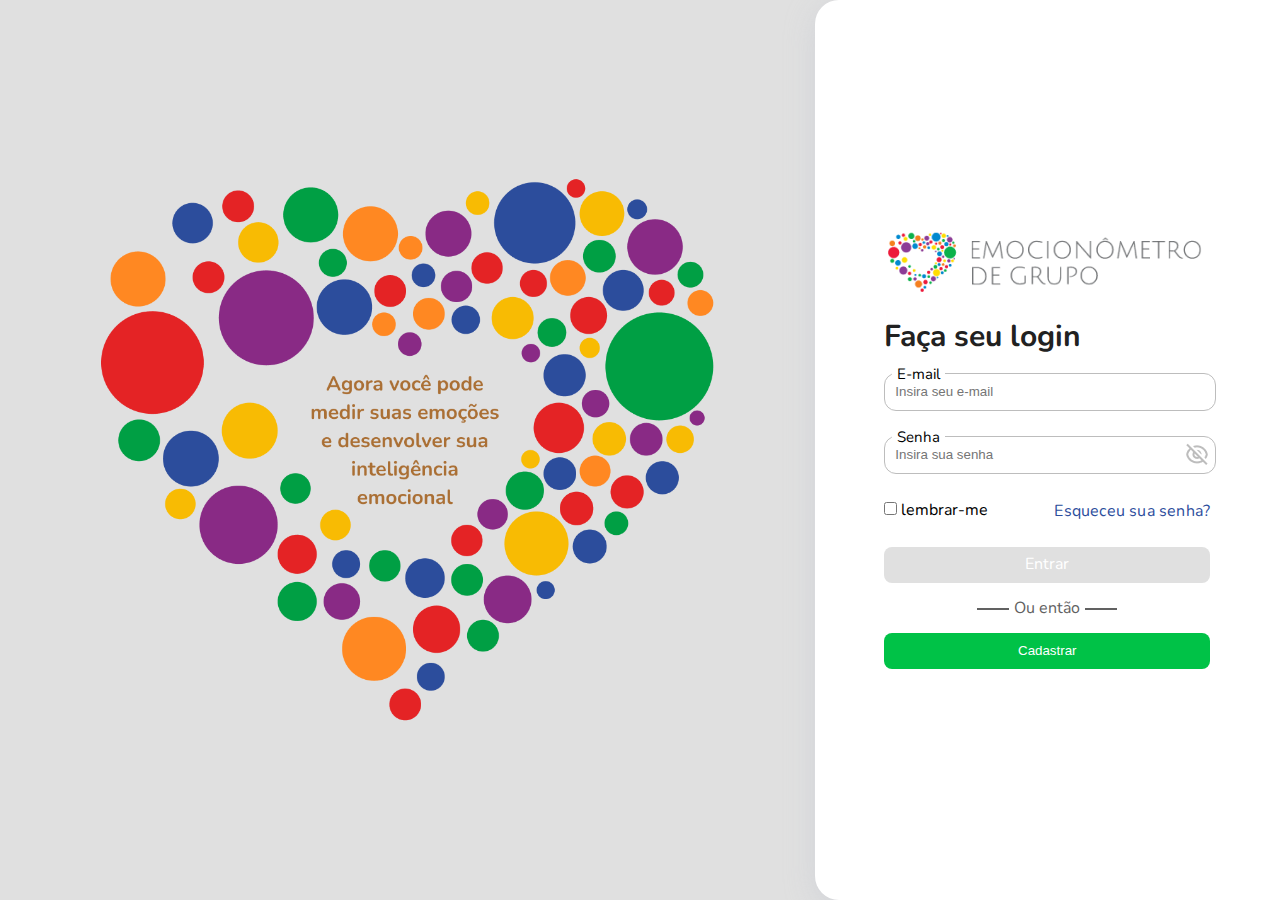
<file: index.html>
<!DOCTYPE html>
<html lang="en">
  <head>
    <meta charset="UTF-8" />
    <meta name="viewport" content="width=device-width, initial-scale=1.0" />
    <link rel="preconnect" href="https://fonts.googleapis.com">
<link rel="preconnect" href="https://fonts.gstatic.com" crossorigin>
<link href="https://fonts.googleapis.com/css2?family=Nunito:ital,wght@0,200;0,300;0,400;0,500;0,600;0,700;0,800;0,900;0,1000;1,200;1,300;1,400;1,500;1,600;1,700;1,800;1,900;1,1000&display=swap" rel="stylesheet">
  <script src="../javascript/app.js"></script> 
<title>Emocionômetro</title>
    <link rel="stylesheet" href="./login/style.css" />
  </head>
  <body>
    <div class="containerLogin">
      <div class="imgemLogin">
        <img src="./imagens/imagemPrincipalLogin.png" width="700px" alt="" />
      </div>
      <div class="formulario">
        <div class="card">
          <img src="../imagens/imagemLadoDireitoLogin.png" alt="" />

          <div class="tituloLogin">Faça seu login</div>
          <form action="">
            <div class="positonRelative">
              <label for="email">E-mail</label>
              <input
                class="inputs"
                type="text"
                id="email"
                name="email"
                placeholder="Insira seu e-mail"
              />
            </div>
            <div class="positonRelative">
              <label for="senha">Senha</label> 
              <img class="botaorevelar" src="./imagens/imagemsenhalogin.png" alt="botâo revelar senha">
              <input
                class="inputs"
                type="password"
                name="senha"
                id="senha"
                placeholder="Insira sua senha"
              />
            </div>

            <div class="checks">
              <div>
                <input type="checkbox" />
                <label for="">lembrar-me</label>
              </div>

              <a class="aLogin" href="">Esqueceu sua senha?</a>
            </div>

            
            <a class="buttonEntrar" href="./telaInicial/index.html">Entrar</a>

            <div class="detalhe">
              <div class="traco"></div>
              <div class="entao">Ou então</div>
              <div class="traco"></div>
            </div>

            <button class="buttonCadastrar">Cadastrar</button>
          </form>
        </div>
      </div>
    </div>
  </body>
</html>
</file>
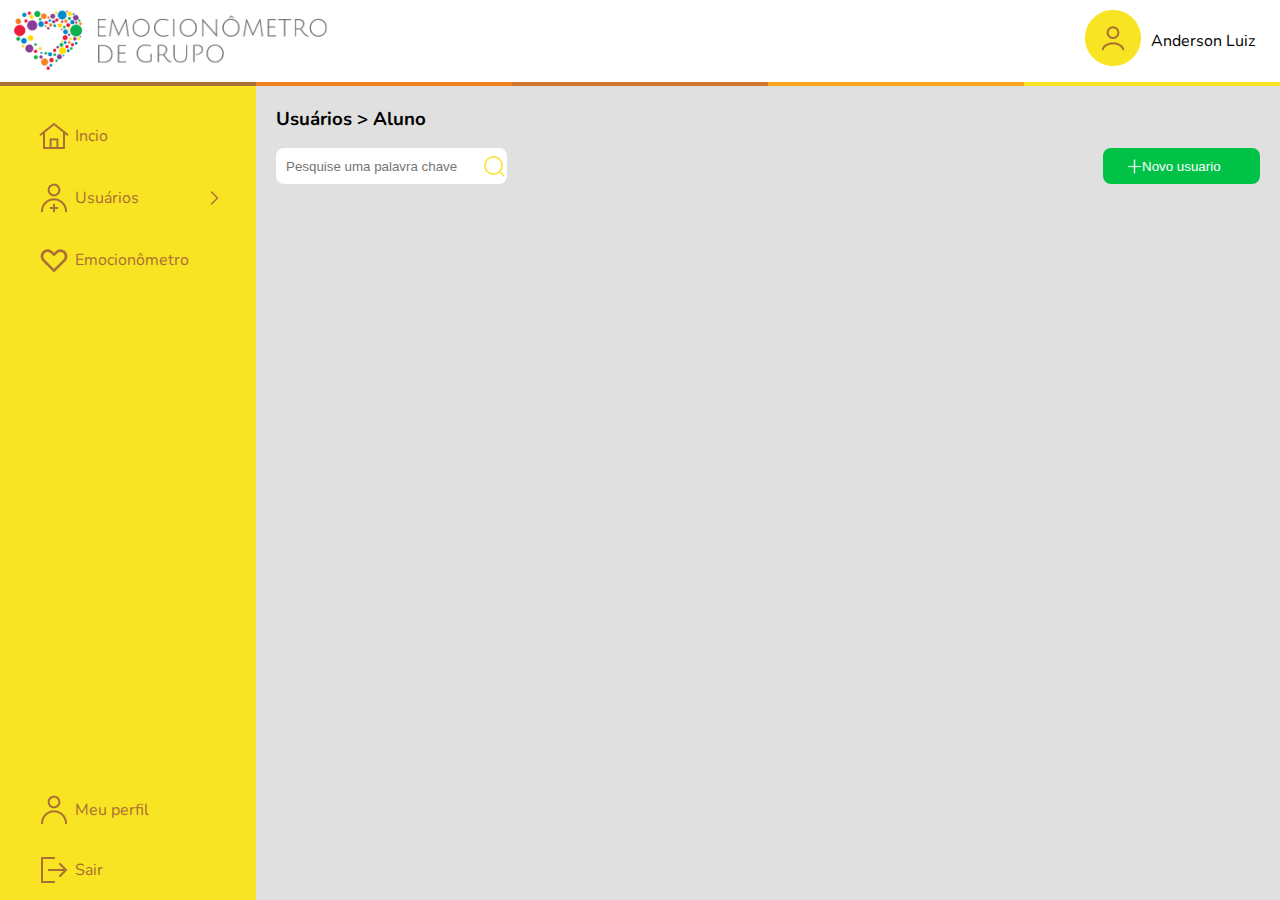
<file: aluno/index.html>
<!DOCTYPE html>
<html lang="en">
  <head>
    <meta charset="UTF-8" />
    <meta name="viewport" content="width=device-width, initial-scale=1.0" />
    <link href="https://fonts.googleapis.com/css2?family=Nunito:ital,wght@0,200;0,300;0,400;0,500;0,600;0,700;0,800;0,900;0,1000;1,200;1,300;1,400;1,500;1,600;1,700;1,800;1,900;1,1000&display=swap" rel="stylesheet">
    <title>Emocionômetro</title>
    <link rel="stylesheet" href="style.css" />
    <script src="../javascript/app.js"></script>
  </head>
  <body>
    <!-- <div class="containerTelaInicial"> -->
    <header class="topo">
      <img class="imgTopo" src="../imagens/imagemLadoDireitoLogin.png" alt="" />
      <div class="perfilUser">
        <div class="imgPerfil">
          <img src="../imagens/imagemUser.png" alt="" />
        </div>
        <div class="nomePerfil"><p>Anderson Luiz</p></div>
      </div>
    </header>
    <div class="retanglos">
      <div class="retanglo1"></div>
      <div class="retanglo2"></div>
      <div class="retanglo3"></div>
      <div class="retanglo4"></div>
      <div class="retanglo5"></div>
    </div>
    <main class="conteudo">
      <nav class="menu">
        <div class="menuInicioUsuario">
          <a href="../telaInicial/index.html">
            <div class="menuInicio">
              <img src="../imagens/imagemInicio.png" alt="imagemInicio" />
              <p>Incio</p>
            </div>
          </a>
          
          <div class="menuUsuarios">
            <div class="menuImagens" onclick="abrirMenu()">
              <div class="imagemBotao">
                <img src="../imagens/imagemUsuario.png" alt="imagemUsuario" />
                <div id="user">Usuários</div>
              </div>
              <img
                src="../imagens/imagemsetadireita.png"
                alt="imagemsetadireita"
              />
            </div>

            <ul id="uluser" class="uluser">
              <a href="../professores/index.html"><li>Professor</li></a>
              <a href="../aluno/index.html"><li>Aluno</li></a>  
            </ul>
          </div>

          <a href="../emocionometro/index.html">
          <div class="menuInicio">
            <img
              src="../imagens/coracaoEmocionometro.png"
              alt="coracaoEmocionometro.png"
            />
            <p>Emocionômetro</p>
          </div>
        </a>
        </div>

        <div class="menuInferior">
          <div class="menuInicio">
            <img
              src="../imagens/imagemMeuPerfil.png"
              alt="imagemMeuPerfil.png"
            />
            <p>Meu perfil</p>
          </div>
          <a class="aSair" href="../index.html">
            <div class="menuInicio">
              <img src="../imagens/imagemSair.png" alt="imagemSair.png" />
              <p>Sair</p>
            </div>
          </a>
        </div>
      </nav>

      <div class="containerMain">
        <h3>Usuários > Aluno</h3>
        <div class="addProfessorAluno">
          <div class="inputAdd">
            <input type="text" placeholder="Pesquise uma palavra chave" class="inputUsuario" id="inputAluno">
            <img class="imagemAdd" src="../imagens/imagemInputAdd.png" alt="" onclick="buscaAlunoPorNome()">
          </div>

          <div class="novoUsuario">
            <a href="../cadastrarAluno/index.html"><button class="botaoAdcionar">Novo usuario</button></a>
            <img class="imagemNovoUsuario" src="../imagens/imagemnovoUsuario.png" alt="">
          </div>
          
        </div>

        <table id="tabelaAluno">


        </table>
      </div>
      
    </main>

    <!-- </div> -->
  </body>
</html>
</file>
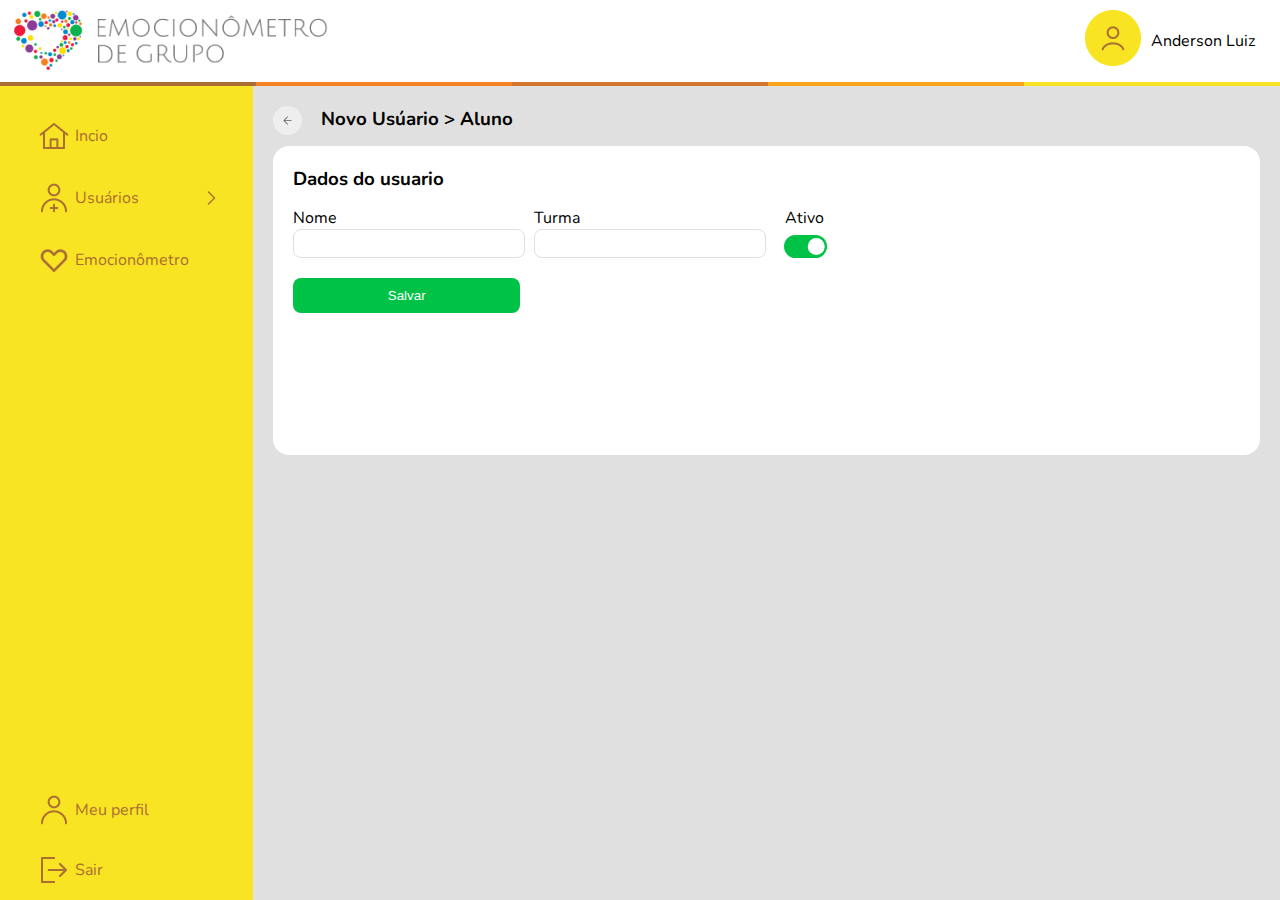
<file: cadastrarAluno/index.html>
<!DOCTYPE html>
<html lang="en">
  <head>
    <meta charset="UTF-8" />
    <meta name="viewport" content="width=device-width, initial-scale=1.0" />
    <link
      href="https://fonts.googleapis.com/css2?family=Nunito:ital,wght@0,200;0,300;0,400;0,500;0,600;0,700;0,800;0,900;0,1000;1,200;1,300;1,400;1,500;1,600;1,700;1,800;1,900;1,1000&display=swap"
      rel="stylesheet"
    />
    <title>Emocionômetro</title>
    <link rel="stylesheet" href="style.css" />
    <script src="../javascript/app.js"></script>
  </head>
  <body>
    <!-- <div class="containerTelaInicial"> -->
    <header class="topo">
      <img class="imgTopo" src="../imagens/imagemLadoDireitoLogin.png" alt="" />
      <div class="perfilUser">
        <div class="imgPerfil">
          <img src="../imagens/imagemUser.png" alt="" />
        </div>
        <div class="nomePerfil"><p>Anderson Luiz</p></div>
      </div>
    </header>
    <div class="retanglos">
      <div class="retanglo1"></div>
      <div class="retanglo2"></div>
      <div class="retanglo3"></div>
      <div class="retanglo4"></div>
      <div class="retanglo5"></div>
    </div>
    <main class="conteudo">
      <nav class="menu">
        <div class="menuInicioUsuario">
          <a href="../telaInicial/index.html">
            <div class="menuInicio">
              <img src="../imagens/imagemInicio.png" alt="imagemInicio" />
              <p>Incio</p>
            </div>
          </a>

          <div class="menuUsuarios">
            <div class="menuImagens" onclick="abrirMenu()">
              <div class="imagemBotao">
                <img src="../imagens/imagemUsuario.png" alt="imagemUsuario" />
                <div id="user">Usuários</div>
              </div>
              <img
                src="../imagens/imagemsetadireita.png"
                alt="imagemsetadireita"
              />
            </div>

            <ul id="uluser" class="uluser">
              <a href="../professores/index.html"><li>Professor</li></a>
              <a href="../aluno/index.html"><li>Aluno</li></a>
            </ul>
          </div>

          <a href="../emocionometro/index.html">
            <div class="menuInicio">
              <img
                src="../imagens/coracaoEmocionometro.png"
                alt="coracaoEmocionometro.png"
              />
              <p>Emocionômetro</p>
            </div>
          </a>
        </div>

        <div class="menuInferior">
          <div class="menuInicio">
            <img
              src="../imagens/imagemMeuPerfil.png"
              alt="imagemMeuPerfil.png"
            />
            <p>Meu perfil</p>
          </div>
          <a class="aSair" href="../index.html">
            <div class="menuInicio">
              <img src="../imagens/imagemSair.png" alt="imagemSair.png" />
              <p>Sair</p>
            </div>
          </a>
        </div>
      </nav>
      <div class="containerMain">
        <div class="cabecalhoNovoCadastro">
          <div>
            <a href="../aluno/index.html"
              ><img src="../imagens/imagemVolta.png" alt="" class="imagemVolta"
            /></a>
          </div>
          <div class="novoUsuario">
            <h3>Novo Usúario > Aluno</h3>
          </div>
        </div>
        <div class="novoCadastro">
          <div class="containerCadstro">
            <h3>Dados do usuario</h3>
            <form id="cadastroaluno" class="cadastroprofessor">
              <div class="containerbox">
                <div class="inputBox">
                  <label for="">Nome</label>
                  <input type="text" id="nome" />
                </div>

                <div class="inputBox">
                  <label for="">Turma</label>
                  <input type="text" id="turma" />
                </div>

                <div class="inputBox">
                  <label for="ativo" class="ativo">Ativo</label>
                  <input type="checkbox" id="ativo" checked />
                  <label for="ativo" class="switch">
                    <span class="slider"></span>
                  </label>
                </div>
              </div>

              <button
                class="botaoSalva"
                type="button"
                onclick="cadastraAluno()"
              >
                Salvar
              </button>
            </form>
          </div>
        </div>
      </div>
    </main>

    <!-- </div> -->
  </body>
</html>
</file>
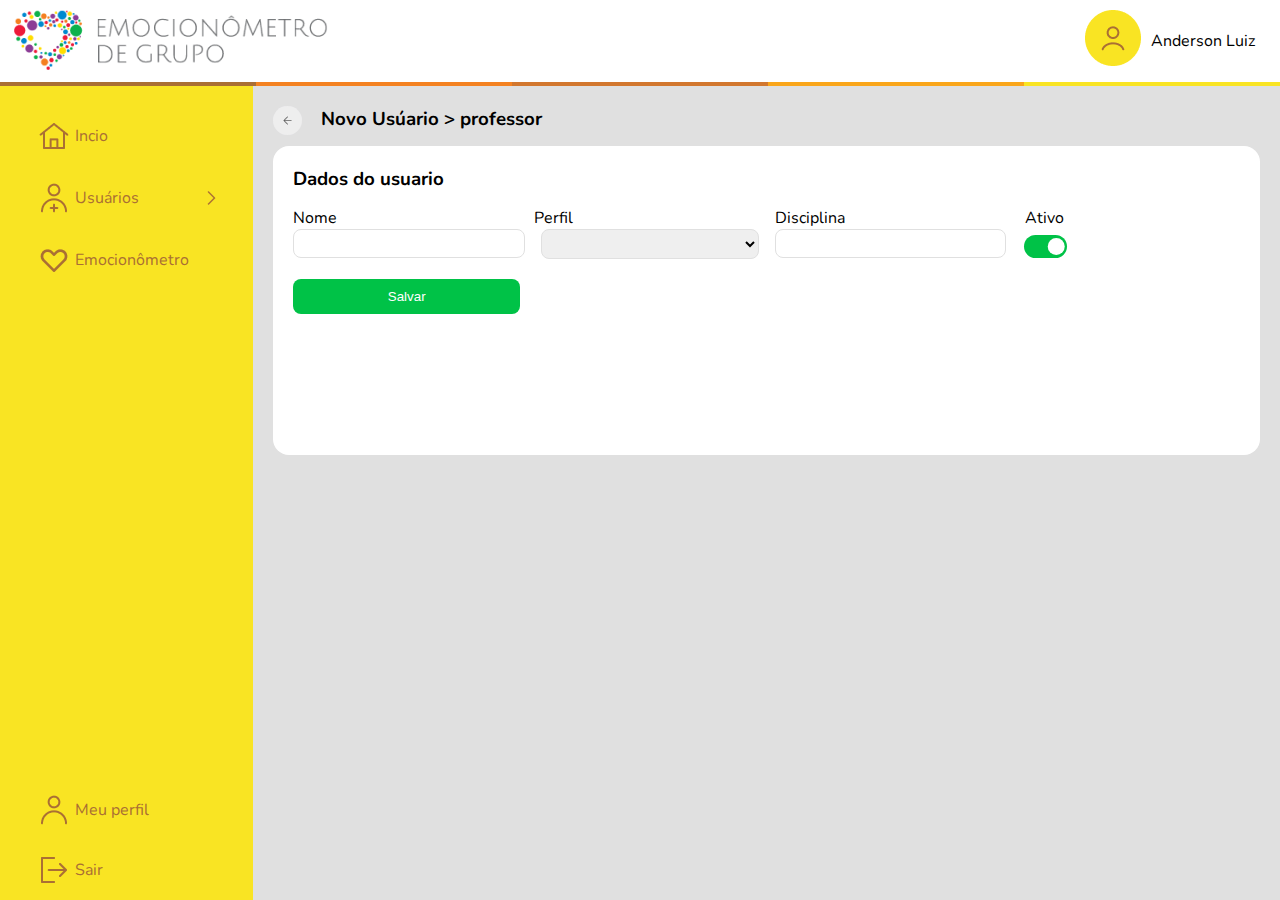
<file: cadastrarprofessor/index.html>
<!DOCTYPE html>
<html lang="en">
  <head>
    <meta charset="UTF-8" />
    <meta name="viewport" content="width=device-width, initial-scale=1.0" />
    <link
      href="https://fonts.googleapis.com/css2?family=Nunito:ital,wght@0,200;0,300;0,400;0,500;0,600;0,700;0,800;0,900;0,1000;1,200;1,300;1,400;1,500;1,600;1,700;1,800;1,900;1,1000&display=swap"
      rel="stylesheet"
    />
    <title>Emocionômetro</title>
    <link rel="stylesheet" href="style.css" />
    <script src="../javascript/app.js"></script>
  </head>
  <body>
    <!-- <div class="containerTelaInicial"> -->
    <header class="topo">
      <img class="imgTopo" src="../imagens/imagemLadoDireitoLogin.png" alt="" />
      <div class="perfilUser">
        <div class="imgPerfil">
          <img src="../imagens/imagemUser.png" alt="" />
        </div>
        <div class="nomePerfil"><p>Anderson Luiz</p></div>
      </div>
    </header>
    <div class="retanglos">
      <div class="retanglo1"></div>
      <div class="retanglo2"></div>
      <div class="retanglo3"></div>
      <div class="retanglo4"></div>
      <div class="retanglo5"></div>
    </div>
    <main class="conteudo">
      <nav class="menu">
        <div class="menuInicioUsuario">
          <a href="../telaInicial/index.html">
            <div class="menuInicio">
              <img src="../imagens/imagemInicio.png" alt="imagemInicio" />
              <p>Incio</p>
            </div>
          </a>

          <div class="menuUsuarios">
            <div class="menuImagens" onclick="abrirMenu()">
              <div class="imagemBotao">
                <img src="../imagens/imagemUsuario.png" alt="imagemUsuario" />
                <div id="user">Usuários</div>
              </div>
              <img
                src="../imagens/imagemsetadireita.png"
                alt="imagemsetadireita"
              />
            </div>

            <ul id="uluser" class="uluser">
              <a href="../professores/index.html"><li>Professor</li></a>
              <a href="../aluno/index.html"><li>Aluno</li></a>
            </ul>
          </div>

          <a href="../emocionometro/index.html">
            <div class="menuInicio">
              <img
                src="../imagens/coracaoEmocionometro.png"
                alt="coracaoEmocionometro.png"
              />
              <p>Emocionômetro</p>
            </div>
          </a>
        </div>

        <div class="menuInferior">
          <div class="menuInicio">
            <img
              src="../imagens/imagemMeuPerfil.png"
              alt="imagemMeuPerfil.png"
            />
            <p>Meu perfil</p>
          </div>
          <a class="aSair" href="../index.html">
            <div class="menuInicio">
              <img src="../imagens/imagemSair.png" alt="imagemSair.png" />
              <p>Sair</p>
            </div>
          </a>
        </div>
      </nav>
      <div class="containerMain">
        <div class="cabecalhoNovoCadastro">
          <div>
            <a href="../professores/index.html"
              ><img src="../imagens/imagemVolta.png" alt="" class="imagemVolta"
            /></a>
          </div>
          <div class="novoUsuario">
            <h3>Novo Usúario > professor</h3>
          </div>
        </div>
        <div class="novoCadastro">
          <div class="containerCadstro">
            <h3>Dados do usuario</h3>
            <form id="cadastroprofessor" class="cadastroprofessor">
              <div class="containerbox">
                <div class="inputBox">
                  <label for="">Nome</label>
                  <input type="text" id="nome" />
                </div>

                <div class="inputBox">
                  <label for="">Perfil</label>
                  <select name="" id="perfil">
                    <option value=""></option>
                    <option value="Professor">Professor</option>
                    <option value="Coordenador">Coordenador</option>
                  </select>
                </div>

                <div class="inputBox">
                  <label for="">Disciplina</label>
                  <input type="text" id="disciplina" />
                </div>

                <div class="inputBox">
                  <label for="ativo" class="ativo">Ativo</label>
                  <input type="checkbox" id="ativo" checked />
                  <label for="ativo" class="switch">
                    <span class="slider"></span>
                  </label>
                </div>
              </div>

              <button
                class="botaoSalva"
                type="button"
                onclick="cadastraprofessores()"
              >
                Salvar
              </button>
            </form>
          </div>
        </div>
      </div>
    </main>

    <!-- </div> -->
  </body>
</html>
</file>
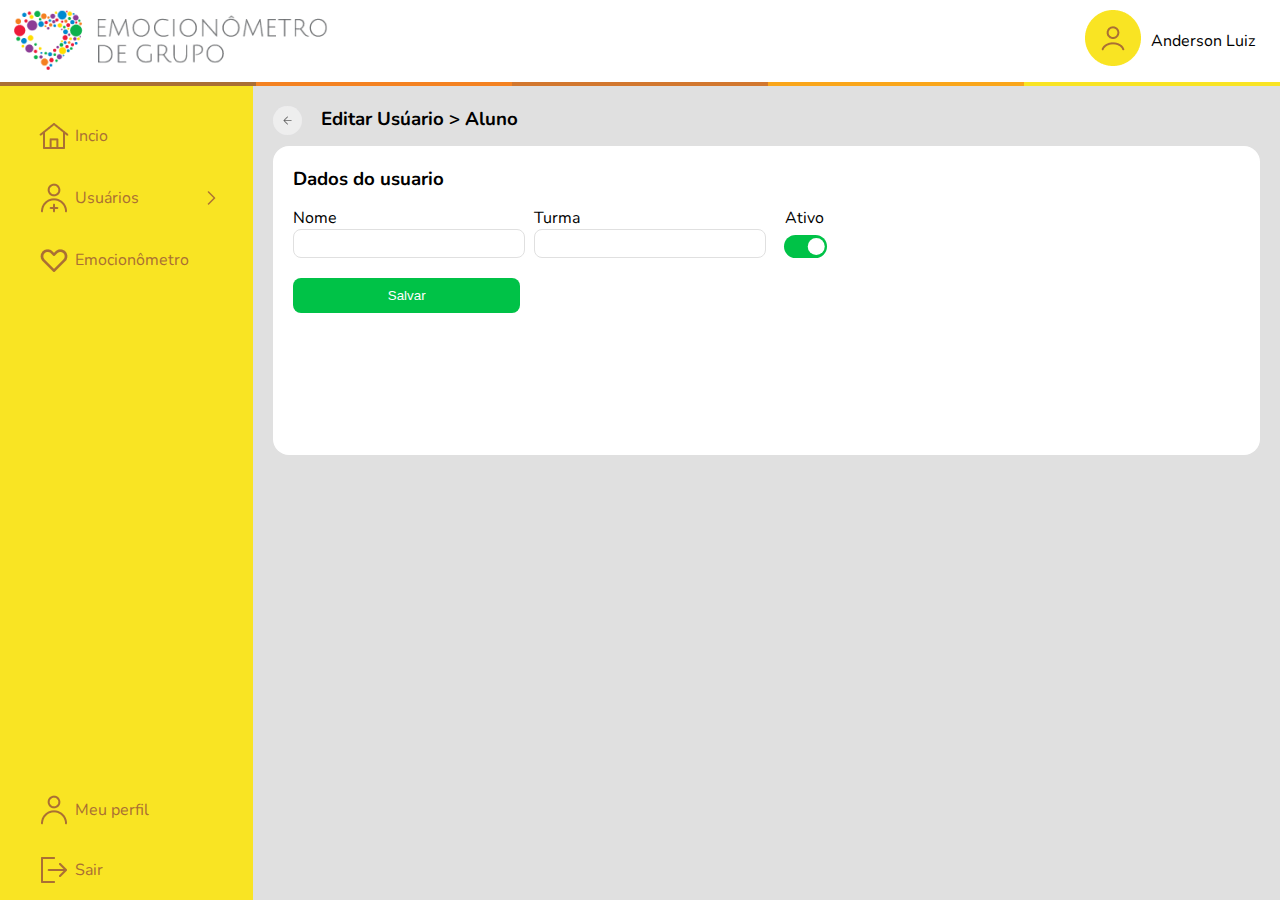
<file: editarAluno/index.html>
<!DOCTYPE html>
<html lang="en">
  <head>
    <meta charset="UTF-8" />
    <meta name="viewport" content="width=device-width, initial-scale=1.0" />
    <link href="https://fonts.googleapis.com/css2?family=Nunito:ital,wght@0,200;0,300;0,400;0,500;0,600;0,700;0,800;0,900;0,1000;1,200;1,300;1,400;1,500;1,600;1,700;1,800;1,900;1,1000&display=swap" rel="stylesheet">
    <title>Emocionômetro</title>
    <link rel="stylesheet" href="style.css" />
    <script src="../javascript/app.js"></script>
  </head>
  <body>
    <!-- <div class="containerTelaInicial"> -->
    <header class="topo">
      <img class="imgTopo" src="../imagens/imagemLadoDireitoLogin.png" alt="" />
      <div class="perfilUser">
        <div class="imgPerfil">
          <img src="../imagens/imagemUser.png" alt="" />
        </div>
        <div class="nomePerfil"><p>Anderson Luiz</p></div>
      </div>
    </header>
    <div class="retanglos">
      <div class="retanglo1"></div>
      <div class="retanglo2"></div>
      <div class="retanglo3"></div>
      <div class="retanglo4"></div>
      <div class="retanglo5"></div>
    </div>
    <main class="conteudo">
      <nav class="menu">
        <div class="menuInicioUsuario">
          <a href="../telaInicial/index.html">
            <div class="menuInicio">
              <img src="../imagens/imagemInicio.png" alt="imagemInicio" />
              <p>Incio</p>
            </div>
          </a>
          <div class="menuUsuarios">
            <div class="menuImagens" onclick="abrirMenu()">
              <div class="imagemBotao">
                <img src="../imagens/imagemUsuario.png" alt="imagemUsuario" />
                <div id="user">Usuários</div>
              </div>
              <img
                src="../imagens/imagemsetadireita.png"
                alt="imagemsetadireita"
              />
            </div>

            <ul id="uluser" class="uluser">
              <a href="../professores/index.html"><li>Professor</li></a>
              <a href="../aluno/index.html"><li>Aluno</li></a>  
            </ul>
          </div>

          <a href="../emocionometro/index.html">
          <div class="menuInicio">
            <img
              src="../imagens/coracaoEmocionometro.png"
              alt="coracaoEmocionometro.png"
            />
            <p>Emocionômetro</p>
          </div>
        </a>
        </div>

        <div class="menuInferior">
          <div class="menuInicio">
            <img
              src="../imagens/imagemMeuPerfil.png"
              alt="imagemMeuPerfil.png"
            />
            <p>Meu perfil</p>
          </div>
          <a class="aSair" href="../index.html">
            <div class="menuInicio">
              <img src="../imagens/imagemSair.png" alt="imagemSair.png" />
              <p>Sair</p>
            </div>
          </a>
        </div>
      </nav>
      <div class="containerMain">

        <div class="cabecalhoNovoCadastro">
          <div>
            <a href="../aluno/index.html"
              ><img src="../imagens/imagemVolta.png" alt="" class="imagemVolta"
            /></a>
          </div>
          <div class="novoUsuario">
            <h3>Editar Usúario > Aluno</h3>
          </div>
        </div>
        <div class="novoCadastro">
          <div class="containerCadstro">
            <h3>Dados do usuario</h3>
            <form id="cadastroaluno" class="cadastroprofessor">
              <div class="containerbox">
                <div class="inputBox">
                  <label for="">Nome</label>
                  <input type="text" id="nomeAt" />
                </div>

                <div class="inputBox">
                  <label for="">Turma</label>
                  <input type="text" id="turmaAt" />
                </div>

                <div class="inputBox">
                  <label for="ativo" class="ativo">Ativo</label>
                  <input type="checkbox" id="ativoAt" checked />
                  <label for="ativoAt" class="switch">
                    <span class="slider"></span>
                  </label>
                </div>
              </div>

              <button
                class="botaoSalva"
                type="button"
                onclick="editarAlunos()"
              >
                Salvar
              </button>
            </form>
          </div>
        </div>
        
      </div>
    </main>

    
    

    <!-- </div> -->
  </body>
</html>
</file>
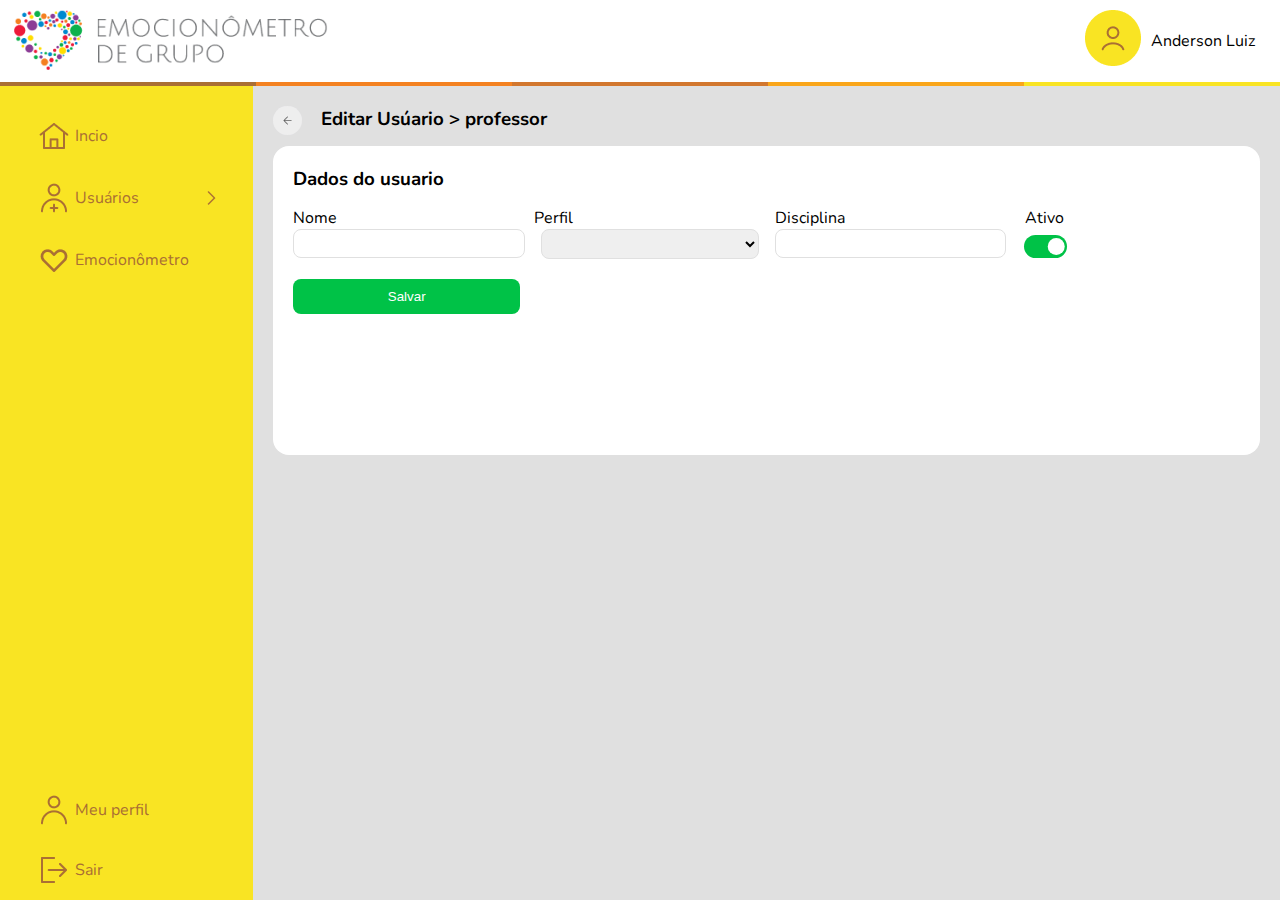
<file: editarProfessor/index.html>
<!DOCTYPE html>
<html lang="en">
  <head>
    <meta charset="UTF-8" />
    <meta name="viewport" content="width=device-width, initial-scale=1.0" />
    <link
      href="https://fonts.googleapis.com/css2?family=Nunito:ital,wght@0,200;0,300;0,400;0,500;0,600;0,700;0,800;0,900;0,1000;1,200;1,300;1,400;1,500;1,600;1,700;1,800;1,900;1,1000&display=swap"
      rel="stylesheet"
    />
    <title>Emocionômetro</title>
    <link rel="stylesheet" href="style.css" />
    <script src="../javascript/app.js"></script>
  </head>
  <body>
    <!-- <div class="containerTelaInicial"> -->
    <header class="topo">
      <img class="imgTopo" src="../imagens/imagemLadoDireitoLogin.png" alt="" />
      <div class="perfilUser">
        <div class="imgPerfil">
          <img src="../imagens/imagemUser.png" alt="" />
        </div>
        <div class="nomePerfil"><p>Anderson Luiz</p></div>
      </div>
    </header>
    <div class="retanglos">
      <div class="retanglo1"></div>
      <div class="retanglo2"></div>
      <div class="retanglo3"></div>
      <div class="retanglo4"></div>
      <div class="retanglo5"></div>
    </div>
    <main class="conteudo">
      <nav class="menu">
        <div class="menuInicioUsuario">
          <a href="../telaInicial/index.html">
            <div class="menuInicio">
              <img src="../imagens/imagemInicio.png" alt="imagemInicio" />
              <p>Incio</p>
            </div>
          </a>
          <div class="menuUsuarios">
            <div class="menuImagens" onclick="abrirMenu()">
              <div class="imagemBotao">
                <img src="../imagens/imagemUsuario.png" alt="imagemUsuario" />
                <div id="user">Usuários</div>
              </div>
              <img
                src="../imagens/imagemsetadireita.png"
                alt="imagemsetadireita"
              />
            </div>

            <ul id="uluser" class="uluser">
              <a href="../professores/index.html"><li>Professor</li></a>
              <a href="../aluno/index.html"><li>Aluno</li></a>
            </ul>
          </div>

          <a href="../emocionometro/index.html">
            <div class="menuInicio">
              <img
                src="../imagens/coracaoEmocionometro.png"
                alt="coracaoEmocionometro.png"
              />
              <p>Emocionômetro</p>
            </div>
          </a>
        </div>

        <div class="menuInferior">
          <div class="menuInicio">
            <img
              src="../imagens/imagemMeuPerfil.png"
              alt="imagemMeuPerfil.png"
            />
            <p>Meu perfil</p>
          </div>
          <a class="aSair" href="../index.html">
            <div class="menuInicio">
              <img src="../imagens/imagemSair.png" alt="imagemSair.png" />
              <p>Sair</p>
            </div>
          </a>
        </div>
      </nav>
      <div class="containerMain">
        <div class="cabecalhoNovoCadastro">
          <div>
            <a href="../professores/index.html"
              ><img src="../imagens/imagemVolta.png" alt="" class="imagemVolta"
            /></a>
          </div>
          <div class="novoUsuario">
            <h3>Editar Usúario > professor</h3>
          </div>
        </div>
        <div class="novoCadastro">
          <div class="containerCadstro">
            <h3>Dados do usuario</h3>
            <form id="cadastroprofessor" class="cadastroprofessor">
              <div class="containerbox">
                <div class="inputBox">
                  <label for="">Nome</label>
                  <input type="text" id="nomeAt" />
                </div>

                <div class="inputBox">
                  <label for="">Perfil</label>
                  <select name="" id="perfilAt">
                    <option value=""></option>
                    <option value="Professor">Professor</option>
                    <option value="Coordenador">Coordenador</option>
                  </select>
                </div>

                <div class="inputBox">
                  <label for="">Disciplina</label>
                  <input type="text" id="disciplinaAt" />
                </div>

                <div class="inputBox">
                  <label for="ativo" class="ativo">Ativo</label>
                  <input type="checkbox" id="ativoAt" checked />
                  <label for="ativoAt" class="switch">
                    <span class="slider"></span>
                  </label>
                </div>
              </div>

              <button
                class="botaoSalva"
                type="button"
                onclick="editarprofessor()"
              >
                Salvar
              </button>
            </form>
          </div>
        </div>
      </div>
    </main>

    <!-- </div> -->
  </body>
</html>
</file>
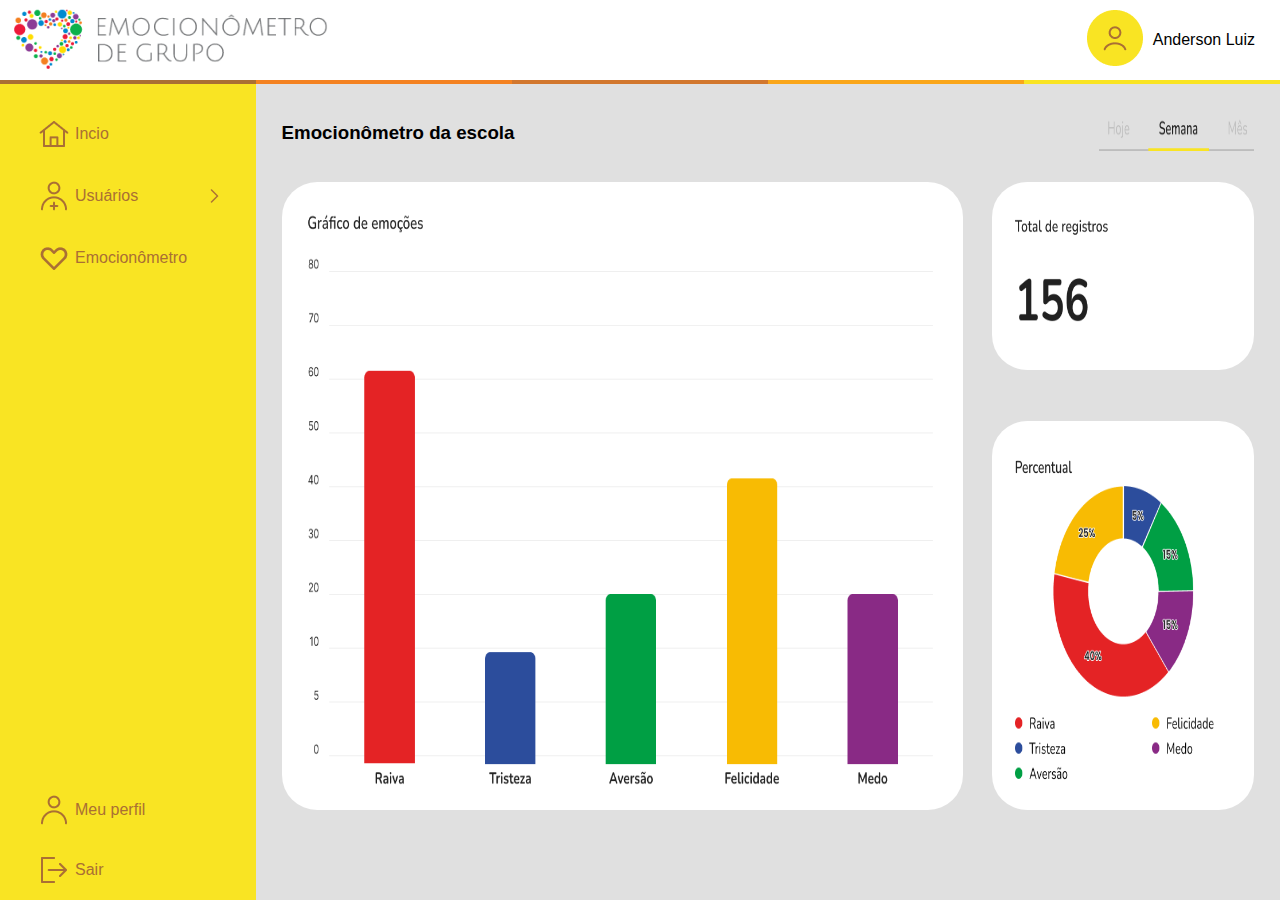
<file: emocionometro/index.html>
<!DOCTYPE html>
<html lang="en">
  <head>
    <meta charset="UTF-8" />
    <meta name="viewport" content="width=device-width, initial-scale=1.0" />
    <title>Emocionômetro</title>
    <link rel="stylesheet" href="style.css" />
    <script src="../javascript/app.js"></script>
  </head>
  <body>
    <!-- <div class="containerTelaInicial"> -->
    <header class="topo">
      <img class="imgTopo" src="../imagens/imagemLadoDireitoLogin.png" alt="" />
      <div class="perfilUser">
        <div class="imgPerfil">
          <img src="../imagens/imagemUser.png" alt="" />
        </div>
        <div class="nomePerfil"><p>Anderson Luiz</p></div>
      </div>
    </header>
    <div class="retanglos">
      <div class="retanglo1"></div>
      <div class="retanglo2"></div>
      <div class="retanglo3"></div>
      <div class="retanglo4"></div>
      <div class="retanglo5"></div>
    </div>
    <main class="conteudo">
      <nav class="menu">
        <div class="menuInicioUsuario">
          <a href="../telaInicial/index.html">
            <div class="menuInicio">
              <img
                class="imgmenu"
                src="../imagens/imagemInicio.png"
                alt="imagemInicio"
              />
              <p>Incio</p>
            </div>
          </a>

          <div class="menuUsuarios">
            <div class="menuImagens" onclick="abrirMenu()">
              <div class="imagemBotao">
                <img src="../imagens/imagemUsuario.png" alt="imagemUsuario" />
                <div id="user">Usuários</div>
              </div>
              <img
                src="../imagens/imagemsetadireita.png"
                alt="imagemsetadireita"
              />
            </div>

            <ul id="uluser" class="uluser">
              <a href="../professores/index.html"><li>Professor</li></a>
              <a href="../aluno/index.html"><li>Aluno</li></a>  
            </ul>
          </div>
          <div class="menuInicio">
            <img
              src="../imagens/coracaoEmocionometro.png"
              alt="coracaoEmocionometro.png"
            />
            <p>Emocionômetro</p>
          </div>
        </div>

        <div class="menuInferior">
          <div class="menuInicio">
            <img
              src="../imagens/imagemMeuPerfil.png"
              alt="imagemMeuPerfil.png"
            />
            <p>Meu perfil</p>
          </div>
          <a class="aSair" href="../index.html">
            <div class="menuInicio">
              <img src="../imagens/imagemSair.png" alt="imagemSair.png" />
              <p>Sair</p>
            </div>
          </a>
        </div>
      </nav>
      <div class="containerMain">
        <div class="containerCabecalho">
          <div class="cabecalhoc"><h3>Emocionômetro da escola</h3></div>
          <div class="cabecalhoImagemc">
            <img
              src="../imagens/imagemAba.png"
              alt=""
              width="100%"
              height="100%"
            />
          </div>
        </div>
        <div class="containerImagensc">
          <div class="primeraColuna">
            <img
              class="imagensContainer"
              src="../imagens/graficoEmBarra.png"
              alt=""
              width="100%"
              height="100%"
            />
          </div>
          <div class="seguandaColuna">
            <div class="primeiraImagemc">
              <img
                class="imagensContainer"
                src="../imagens/primeiraImagemc.png"
                alt=""
                width="100%"
                height="100%"
              />
            </div>
            <div class="segundaImagemc">
              <img
                class="imagensContainer"
                src="../imagens/terceiraimagem.png"
                alt=""
                width="100%"
                height="100%"
              />
            </div>
          </div>
        </div>
      </div>
    </main>

    <!-- </div> -->
  </body>
</html>
</file>
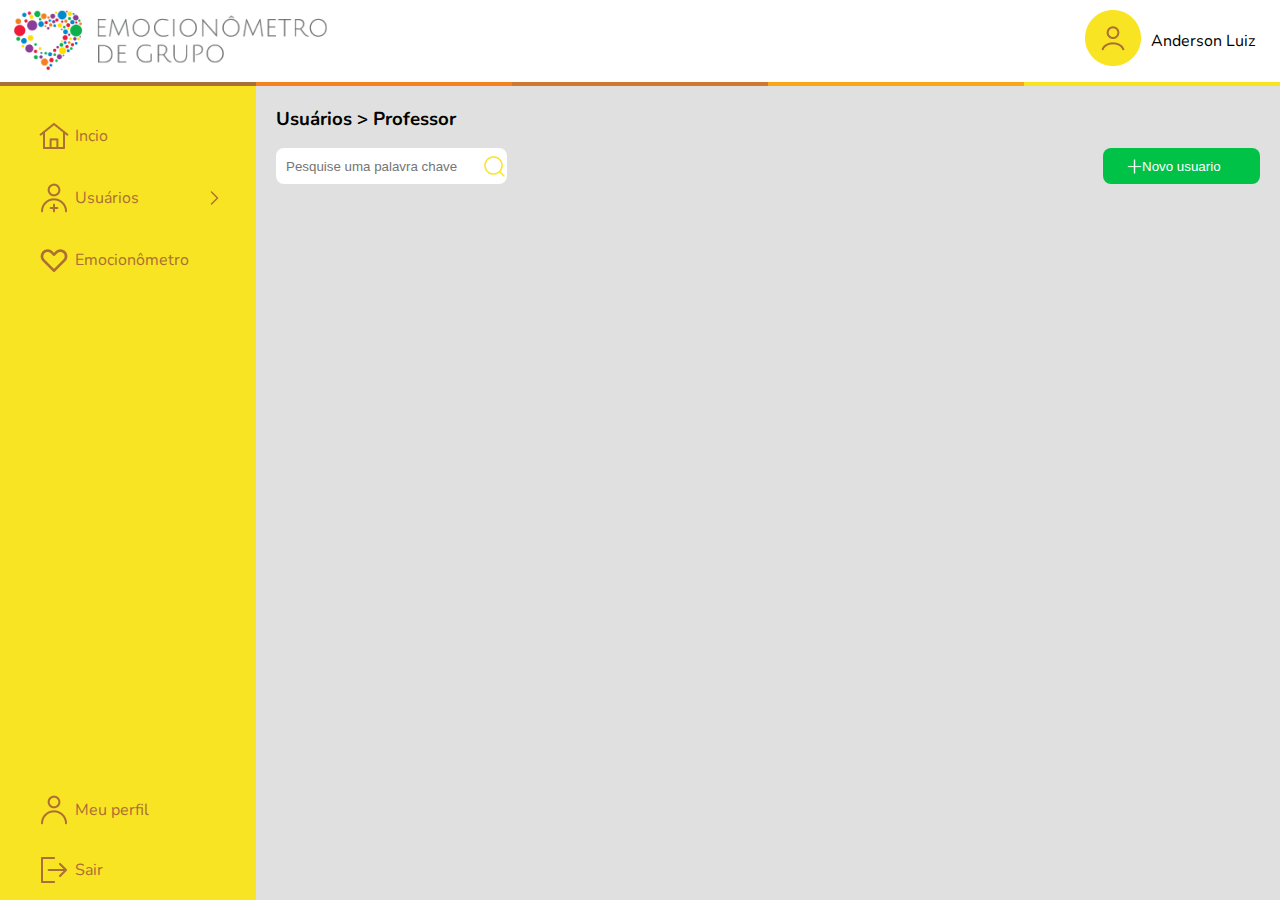
<file: professores/index.html>
<!DOCTYPE html>
<html lang="en">
  <head>
    <meta charset="UTF-8" />
    <meta name="viewport" content="width=device-width, initial-scale=1.0" />
    <link href="https://fonts.googleapis.com/css2?family=Nunito:ital,wght@0,200;0,300;0,400;0,500;0,600;0,700;0,800;0,900;0,1000;1,200;1,300;1,400;1,500;1,600;1,700;1,800;1,900;1,1000&display=swap" rel="stylesheet">
    <title>Emocionômetro</title>
    <link rel="stylesheet" href="style.css" />
    <script src="../javascript/app.js"></script>
  </head>
  <body>
    <!-- <div class="containerTelaInicial"> -->
    <header class="topo">
      <img class="imgTopo" src="../imagens/imagemLadoDireitoLogin.png" alt="" />
      <div class="perfilUser">
        <div class="imgPerfil">
          <img src="../imagens/imagemUser.png" alt="" />
        </div>
        <div class="nomePerfil"><p>Anderson Luiz</p></div>
      </div>
    </header>
    <div class="retanglos">
      <div class="retanglo1"></div>
      <div class="retanglo2"></div>
      <div class="retanglo3"></div>
      <div class="retanglo4"></div>
      <div class="retanglo5"></div>
    </div>
    <main class="conteudo">
      <nav class="menu">
        <div class="menuInicioUsuario">
          <a href="../telaInicial/index.html">
            <div class="menuInicio">
              <img src="../imagens/imagemInicio.png" alt="imagemInicio" />
              <p>Incio</p>
            </div>
          </a>
          
          <div class="menuUsuarios">
            <div class="menuImagens" onclick="abrirMenu()">
              <div class="imagemBotao">
                <img src="../imagens/imagemUsuario.png" alt="imagemUsuario" />
                <div id="user">Usuários</div>
              </div>
              <img
                src="../imagens/imagemsetadireita.png"
                alt="imagemsetadireita"
              />
            </div>

            <ul id="uluser" class="uluser">
              <a href="../professores/index.html"><li>Professor</li></a>
              <a href="../aluno/index.html"><li>Aluno</li></a>  
            </ul>
          </div>

          <a href="../emocionometro/index.html">
          <div class="menuInicio">
            <img
              src="../imagens/coracaoEmocionometro.png"
              alt="coracaoEmocionometro.png"
            />
            <p>Emocionômetro</p>
          </div>
        </a>
        </div>

        <div class="menuInferior">
          <div class="menuInicio">
            <img
              src="../imagens/imagemMeuPerfil.png"
              alt="imagemMeuPerfil.png"
            />
            <p>Meu perfil</p>
          </div>
          <a class="aSair" href="../index.html">
            <div class="menuInicio">
              <img src="../imagens/imagemSair.png" alt="imagemSair.png" />
              <p>Sair</p>
            </div>
          </a>
        </div>
      </nav>
      <div class="containerMain">
        <h3>Usuários > Professor</h3>

        <div class="addProfessorAluno">
          <div class="inputAdd">
            <input type="text" placeholder="Pesquise uma palavra chave" class="inputUsuario" id="inputbusca">
            <img class="imagemAdd" src="../imagens/imagemInputAdd.png" alt="" onclick="buscaProfessorPorNome()">
          </div>
         
          <div class="novoUsuario">
            <a href="../cadastrarprofessor/index.html"><button class="botaoAdcionar">Novo usuario</button></a>
            <img class="imagemNovoUsuario" src="../imagens/imagemnovoUsuario.png" alt="">
          </div>
          
        </div>

        <table id="tabelaProfessor">


        </table>
      </div>
      
    </main>

    <!-- </div> -->
  </body>
</html>
</file>
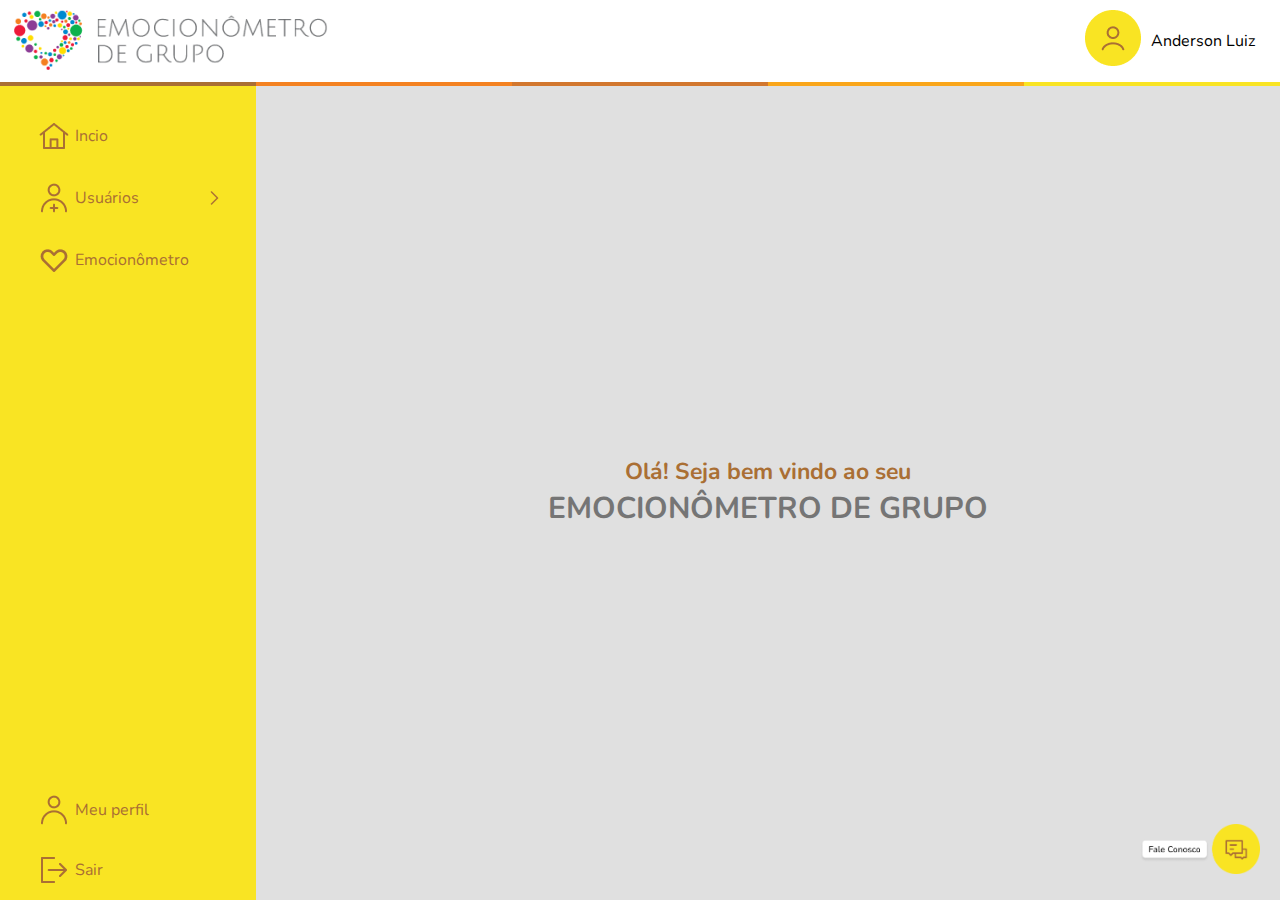
<file: telaInicial/index.html>
<!DOCTYPE html>
<html lang="en">
  <head>
    <meta charset="UTF-8" />
    <meta name="viewport" content="width=device-width, initial-scale=1.0" />
    <link href="https://fonts.googleapis.com/css2?family=Nunito:ital,wght@0,200;0,300;0,400;0,500;0,600;0,700;0,800;0,900;0,1000;1,200;1,300;1,400;1,500;1,600;1,700;1,800;1,900;1,1000&display=swap" rel="stylesheet">
    <title>Emocionômetro</title>
    <link rel="stylesheet" href="style.css" />
    <script src="../javascript/app.js"></script>
  </head>
  <body>
    <!-- <div class="containerTelaInicial"> -->
    <header class="topo">
      <img class="imgTopo" src="../imagens/imagemLadoDireitoLogin.png" alt="" />
      <div class="perfilUser">
        <div class="imgPerfil">
          <img src="../imagens/imagemUser.png" alt="" />
        </div>
        <div class="nomePerfil"><p>Anderson Luiz</p></div>
      </div>
    </header>
    <div class="retanglos">
      <div class="retanglo1"></div>
      <div class="retanglo2"></div>
      <div class="retanglo3"></div>
      <div class="retanglo4"></div>
      <div class="retanglo5"></div>
    </div>
    <main class="conteudo">
      <nav class="menu">
        <div class="menuInicioUsuario">
          <a href="../telaInicial/index.html">
            <div class="menuInicio">
              <img src="../imagens/imagemInicio.png" alt="imagemInicio" />
              <p>Incio</p>
            </div>
          </a>
          <div class="menuUsuarios">
            <div class="menuImagens" onclick="abrirMenu()">
              <div class="imagemBotao">
                <img src="../imagens/imagemUsuario.png" alt="imagemUsuario" />
                <div id="user">Usuários</div>
              </div>
              <img
                src="../imagens/imagemsetadireita.png"
                alt="imagemsetadireita"
              />
            </div>

            <ul id="uluser" class="uluser">
              <a href="../professores/index.html"><li>Professor</li></a>
              <a href="../aluno/index.html"><li>Aluno</li></a>  
            </ul>
          </div>

          <a href="../emocionometro/index.html">
          <div class="menuInicio">
            <img
              src="../imagens/coracaoEmocionometro.png"
              alt="coracaoEmocionometro.png"
            />
            <p>Emocionômetro</p>
          </div>
        </a>
        </div>

        <div class="menuInferior">
          <div class="menuInicio">
            <img
              src="../imagens/imagemMeuPerfil.png"
              alt="imagemMeuPerfil.png"
            />
            <p>Meu perfil</p>
          </div>
          <a class="aSair" href="../index.html">
            <div class="menuInicio">
              <img src="../imagens/imagemSair.png" alt="imagemSair.png" />
              <p>Sair</p>
            </div>
          </a>
        </div>
      </nav>
      <div class="containerMain">
        <div class="titulo1">Olá! Seja bem vindo ao seu</div>

        <div class="titulo2">EMOCIONÔMETRO DE GRUPO</div>
      </div>
    </main>

    <div class="faleConosco">
      <img
        src="../imagens/imagemFaleConoscoInIcial.png"
        alt="Imagem fale conosco inIcial inferior direito"
        width="120px"
        height="50px"
      />
    </div>

    <!-- </div> -->
  </body>
</html>
</file>
<file: login/style.css>
* {
  margin: 0;
  padding: 0;
}

body {
  background-color: #e0e0e0;
  overflow: hidden;
  font-family: "Nunito", sans-serif;
}
.containerLogin {
  display: flex;
  align-items: center;
}

.imgemLogin {
  width: 70%;
  height: 100vh;
  display: flex;
  justify-content: center;
  align-items: center;
}

.formulario {
  width: 40%;
  height: 100vh;
  border-radius: 24px 0px 0px 24px;
  background: #fff;
  box-shadow: 0px 7px 30px 0px rgba(187, 192, 205, 0.4);
}

.formulario {
  display: flex;
  align-items: center;
  justify-content: center;
}

.detalhe {
  display: flex;
  justify-content: center;
  margin: 14px 0;
  color: #bbc0cd;
}

.traco {
  width: 30px;
    height: 0.1px;
    margin: 5px 5px;
    border: 1px solid #616161;
    background-color: #616161;
    margin-top: 11px;
}

.entao {
  color: #616161;
}

.inputs {
  width: 98%;
  height: 36px;
  border-radius: 12px;
  border: 1px solid #bdbdbd;
  background: #fff;
  padding-left: 10px;
}

.aLogin {
  text-decoration: none;
  color:  #2C4D9C;
  font-family: Nunito;
  font-size: 16px;
  font-style: normal;
  font-weight: 400;
  line-height: 150%;
  letter-spacing: 0.2px;
}

.tituloLogin {
  color: #212121;

  font-size: 30px;
  font-style: normal;
  font-weight: 700;
  line-height: 140%;
  margin: 15px 0;
}

.positonRelative {
  position: relative;
  margin-bottom: 25px;
}

.positonRelative label {
  position: absolute;
  top: -9px;
  left: 8px;
  font-size: 15px;
  background-color: white;
  padding: 0 5px;
}

.botaorevelar {
  position: absolute;
  top: 6px;
  right: 1px;
}
.checks {
  display: flex;
  justify-content: space-between;
}

.buttonEntrar {
  display: inline-block;
  line-height: 2.2;
  text-align: center;
  text-decoration: none;
  width: 100%;
  height: 36px;
  margin-top: 24px;
  color: #ffffff;
  border-radius: 8px;
  border: none;
  background: #e0e0e0;
}

.buttonCadastrar {
  width: 100%;
  height: 36px;
  color: #ffffff;
  border-radius: 8px;
  border: none;
  background: #00c247;
}

.card {
  width: 70%;
}
</file>
<file: aluno/style.css>
* {
  margin: 0;
  padding: 0;
}

body {
  background-color: #e0e0e0;
  display: flex;
  flex-direction: column;
  min-height: 100vh;
  font-family: "Nunito", sans-serif;
}

.topo {
  display: flex;
  align-items: center;
  justify-content: space-between;
  background-color: #ffffff;
}

.imgTopo {
  margin-left: 10px;
}

.perfilUser {
  display: flex;
  align-items: center;
  justify-content: space-between;
  margin-right: 25px;
}

.imgPerfil {
  margin: 10px;
}

.retanglos {
  position: relative;
  z-index: 2;
  display: flex;
}

.retanglo1 {
  width: 20%;
  height: 4px;
  background-color: #aa6f34;
}

.retanglo2 {
  width: 20%;
  height: 4px;
  background-color: #f48221;
}

.retanglo3 {
  width: 20%;
  height: 4px;
  background-color: #d2772e;
}

.retanglo4 {
  width: 20%;
  height: 4px;
  background-color: #faa61a;
}

.retanglo5 {
  width: 20%;
  height: 4px;
  background-color: #f9e423;
}

.menu {
  display: flex;
  flex-direction: column;
  justify-content: space-between;
  width: 20%;
  min-height: 100%;
  background-color: #f9e423;
}

.menuInicio {
  box-sizing: border-box;
  padding: 30px;
  display: flex;
  gap: 5px;
  width: 100%;
  height: 50px;
  align-items: center;
  color: #aa6f34;
  border-left: 8px solid #f9e423;
}
.menuInicio:hover {
  border-left: 8px solid #f48221;
  background-color: #faa61a;
  color: #ffffff;
}

.menuInicioUsuario {
  display: flex;
  flex-direction: column;
  margin-top: 20px;
}

a {
  text-decoration: none;
  color: #ffffff;
}

.containerMain {
  flex-grow: 1;
  padding: 20px;
}

.titulo1 {
  color: #aa6f34;
  text-align: center;
  font-size: 23px;
  font-style: normal;
  font-weight: 700;
  line-height: 140%;
}

.titulo2 {
  color: #757575;
  text-align: center;
  font-size: 30px;
  font-style: normal;
  font-weight: 700;
  line-height: 140%;
}

.faleConosco {
  position: absolute;
  bottom: 20px;
  right: 20px;
}

.divisaoUsuarios {
  flex-direction: column;
}

.menuUsuarios {
  box-sizing: border-box;
  width: 100%;
  cursor: pointer;
}

.menuImagens {
  display: flex;
  align-items: center;
  gap: 5px;
  justify-content: space-between;
  padding: 30px;
  border-left: 8px solid #f9e423;
  height: 4px;
  color: #aa6f34;
}

.menuImagens:hover {
  border-left: 8px solid #f48221;
  background-color: #faa61a;
  color: #ffffff;
}

.imagemBotao {
  display: flex;
  align-items: center;
  gap: 5px;
}

.uluser {
  display: none;
  list-style-type: none;
}

.uluser li {
  background-color: #faa61a;
  padding: 20px;
  border-left: 8px solid #f48221;
  padding-left: 66px;
}

.uluser li:hover {
  background-color: #f48221;
}

.uluser a {
  text-decoration: none;
  color: #ffffff;
  /* margin-left: 32px; */
}

.conteudo {
  display: flex;
  flex-grow: 1;
}

table {
  border-collapse: collapse;
  width: 100%;
  margin-top: 20px;
}

th,
td {
  padding: 6px;
  text-align: left;
  border-bottom: 2px solid #e0e0e0;
  padding-left: 26px;
}

tr:nth-child(odd) {
  background-color: #ffffff;
}

tr:nth-child(even) {
  background-color: #FCFCFC
}

th {
  background-color: #e0e0e0;
<<<<<<< HEAD
=======
}
td:nth-child(5n+1){
  border-top-left-radius: 10px;
  border-bottom-left-radius: 10px;
}

td:nth-child(5n+4){
  border-top-right-radius: 10px;
  border-bottom-right-radius: 10px;
>>>>>>> 254f1d422599a8237e068f772ee27b3e3af7ac81
}

.addProfessorAluno {
  display: flex;
  justify-content: space-between;
  align-items: center;
  margin-top: 16px;
}

.botaoAdcionar {
  width: 100%;
  height: 36px;
  color: #ffffff;
  border-radius: 8px;
  border: none;
  background: #00c247;
  cursor: pointer;
}

.inputUsuario {
  padding-left: 10px;
  width: 30%;
  height: 36px;
  border: none;
  border-radius: 8px;
}

.inputAdd {
  position: relative;
  width: 75%;
}

.imagemAdd {
  position: absolute;
  top: 19%;
  left: 28%;
  cursor: pointer;
}

/* .botoesUsuarios {
    display: flex;
    justify-content: center;
  } */

span {
  display: flex;
  justify-content: center;
  gap: 4px;
}

span img {
  cursor: pointer;
}

#iconeativo {
  margin-left: 10px;
}

.novoUsuario {
  position: relative;
  width: 16%;
}

.imagemNovoUsuario {
  position: absolute;
  top: 29%;
  left: 15%;
  width: 17px;
}
</file>
<file: cadastrarAluno/style.css>
* {
  margin: 0;
  padding: 0;
}

body {
  background-color: #e0e0e0;
  display: flex;
  flex-direction: column;
  min-height: 100vh;
  font-family: "Nunito", sans-serif;
}

.topo {
  display: flex;
  align-items: center;
  justify-content: space-between;
  background-color: #ffffff;
}

.imgTopo {
  margin-left: 10px;
}

.perfilUser {
  display: flex;
  align-items: center;
  justify-content: space-between;
  margin-right: 25px;
}

.imgPerfil {
  margin: 10px;
}

.retanglos {
  position: relative;
  z-index: 2;
  display: flex;
}

.retanglo1 {
  width: 20%;
  height: 4px;
  background-color: #aa6f34;
}

.retanglo2 {
  width: 20%;
  height: 4px;
  background-color: #f48221;
}

.retanglo3 {
  width: 20%;
  height: 4px;
  background-color: #d2772e;
}

.retanglo4 {
  width: 20%;
  height: 4px;
  background-color: #faa61a;
}

.retanglo5 {
  width: 20%;
  height: 4px;
  background-color: #f9e423;
}

.menu {
  display: flex;
  flex-direction: column;
  justify-content: space-between;
  width: 20%;
  min-height: 100%;
  background-color: #f9e423;
}

.menuInicio {
  box-sizing: border-box;
  padding: 30px;
  display: flex;
  gap: 5px;
  width: 100%;
  height: 50px;
  align-items: center;
  color: #aa6f34;
  border-left: 8px solid #f9e423;
}
.menuInicio:hover {
  border-left: 8px solid #f48221;
  background-color: #faa61a;
  color: #ffffff;
}

.menuInicioUsuario {
  display: flex;
  flex-direction: column;
  margin-top: 20px;
}

a {
  text-decoration: none;
  cursor: pointer;
}

.containerMain {
  flex-grow: 1;
  padding: 20px;
  width: 78%;
}

.titulo1 {
  color: #aa6f34;
  text-align: center;
  font-size: 23px;
  font-style: normal;
  font-weight: 700;
  line-height: 140%;
}

.titulo2 {
  color: #757575;
  text-align: center;
  font-size: 30px;
  font-style: normal;
  font-weight: 700;
  line-height: 140%;
}

.faleConosco {
  position: absolute;
  bottom: 20px;
  right: 20px;
}

.divisaoUsuarios {
  flex-direction: column;
}

.menuUsuarios {
  box-sizing: border-box;
  width: 100%;
}

.menuImagens {
  display: flex;
  align-items: center;
  gap: 5px;
  justify-content: space-between;
  padding: 30px;
  border-left: 8px solid #f9e423;
  height: 4px;
  color: #aa6f34;
}

.menuImagens:hover {
  border-left: 8px solid #f48221;
  background-color: #faa61a;
  color: #ffffff;
}

.imagemBotao {
  display: flex;
  align-items: center;
  gap: 5px;
}

.uluser {
  display: none;
  list-style-type: none;
}

.uluser li {
  background-color: #faa61a;
  padding: 20px;
  border-left: 8px solid #f48221;
  padding-left: 66px;
}

.uluser li:hover {
  background-color: #f48221;
}

.uluser a {
  text-decoration: none;
  color: #ffffff;
  /* margin-left: 32px; */
}

.conteudo {
  display: flex;
  flex-grow: 1;
}

.imagemVolta {
  width: 60%;
  border-radius: 50%;
}

.cabecalhoNovoCadastro {
  display: flex;
}

.novoCadastro {
  width: 100%;
  height: 40%;
  background-color: #ffffff;
  border-radius: 16px;
  margin-top: 5px;
  
}

.containerCadstro {
  padding: 20px;
}

.containerbox {
    display: flex;
    gap: 23px;
    width: 100%;
    align-items: center;
    margin-top: 15px;
}

.inputBox {
  display: flex;
  flex-direction: column;
  width: 23%;
}

input {
  width: 100%;
  padding: 6px;
  border: 1px solid #e0e0e0;
  border-radius: 8px;
}

.inputBox select {
  width: 100%;
  padding: 5px;
  border: 1px solid #e0e0e0;
  border-radius: 8px;
  margin-left: 7px;
  margin-top: 0px;
  height: 30px;
}


.spanInputBox {
    position: relative;
    margin-top: -27px;
    margin-left: 10px;
}


.spanInputBox .ativo {
  position: absolute;
  margin-left: 30px;
  width: 20px;
  top: 36px;
  left: -33px;
  
}

#ativo {
  display: none;
}

.switch {
  position: relative;
  background-color: #f33;
  width: 33px;
  height: 13px;
  border-radius: 40px;
  display: flex;
  align-items: center;
  padding: 5px;
  transition: all 0.5s ease-in-out;
  cursor: pointer;
  margin-top: 6px;
  margin-left: 9px;
}

.slider {
  position: absolute;
  background-color: white;
  border-radius: 50%;
  width: 17px;
  height: 17px;
  transition: all 0.5s ease-in-out;
  left: 3px;
}

#ativo:checked ~ .switch {
  background: #00c247;
}

#ativo:checked ~ .switch .slider {
  transform: translateX(122%);
}

.ativo {
  margin-left: 10px;
}
.botaoSalva {
    border-radius: 8px;
    background: #00C247;
    width: 24%;
    border: none;
    height: 35px;
    margin-top: 20px;
    color: #ffffff;
    text-decoration: none;
    cursor: pointer;
}
</file>
<file: cadastrarprofessor/style.css>
* {
  margin: 0;
  padding: 0;
}

body {
  background-color: #e0e0e0;
  display: flex;
  flex-direction: column;
  min-height: 100vh;
  font-family: "Nunito", sans-serif;
}

.topo {
  display: flex;
  align-items: center;
  justify-content: space-between;
  background-color: #ffffff;
}

.imgTopo {
  margin-left: 10px;
}

.perfilUser {
  display: flex;
  align-items: center;
  justify-content: space-between;
  margin-right: 25px;
}

.imgPerfil {
  margin: 10px;
}

.retanglos {
  position: relative;
  z-index: 2;
  display: flex;
}

.retanglo1 {
  width: 20%;
  height: 4px;
  background-color: #aa6f34;
}

.retanglo2 {
  width: 20%;
  height: 4px;
  background-color: #f48221;
}

.retanglo3 {
  width: 20%;
  height: 4px;
  background-color: #d2772e;
}

.retanglo4 {
  width: 20%;
  height: 4px;
  background-color: #faa61a;
}

.retanglo5 {
  width: 20%;
  height: 4px;
  background-color: #f9e423;
}

.menu {
  display: flex;
  flex-direction: column;
  justify-content: space-between;
  width: 20%;
  min-height: 100%;
  background-color: #f9e423;
}

.menuInicio {
  box-sizing: border-box;
  padding: 30px;
  display: flex;
  gap: 5px;
  width: 100%;
  height: 50px;
  align-items: center;
  color: #aa6f34;
  border-left: 8px solid #f9e423;
}
.menuInicio:hover {
  border-left: 8px solid #f48221;
  background-color: #faa61a;
  color: #ffffff;
}

.menuInicioUsuario {
  display: flex;
  flex-direction: column;
  margin-top: 20px;
}

a {
  text-decoration: none;
  cursor: pointer;
}

.containerMain {
  flex-grow: 1;
  padding: 20px;
  width: 78%;
}

.titulo1 {
  color: #aa6f34;
  text-align: center;
  font-size: 23px;
  font-style: normal;
  font-weight: 700;
  line-height: 140%;
}

.titulo2 {
  color: #757575;
  text-align: center;
  font-size: 30px;
  font-style: normal;
  font-weight: 700;
  line-height: 140%;
}

.faleConosco {
  position: absolute;
  bottom: 20px;
  right: 20px;
}

.divisaoUsuarios {
  flex-direction: column;
}

.menuUsuarios {
  box-sizing: border-box;
  width: 100%;
}

.menuImagens {
  display: flex;
  align-items: center;
  gap: 5px;
  justify-content: space-between;
  padding: 30px;
  border-left: 8px solid #f9e423;
  height: 4px;
  color: #aa6f34;
}

.menuImagens:hover {
  border-left: 8px solid #f48221;
  background-color: #faa61a;
  color: #ffffff;
}

.imagemBotao {
  display: flex;
  align-items: center;
  gap: 5px;
}

.uluser {
  display: none;
  list-style-type: none;
}

.uluser li {
  background-color: #faa61a;
  padding: 20px;
  border-left: 8px solid #f48221;
  padding-left: 66px;
}

.uluser li:hover {
  background-color: #f48221;
}

.uluser a {
  text-decoration: none;
  color: #ffffff;
  /* margin-left: 32px; */
}

.conteudo {
  display: flex;
  flex-grow: 1;
}

.imagemVolta {
  width: 60%;
  border-radius: 50%;
}

.cabecalhoNovoCadastro {
  display: flex;
}

.novoCadastro {
  width: 100%;
  height: 40%;
  background-color: #ffffff;
  border-radius: 16px;
  margin-top: 5px;
}

.containerCadstro {
  padding: 20px;
}

.containerbox {
  display: flex;
  gap: 23px;
  width: 100%;
  align-items: center;
  margin-top: 15px;
}

.inputBox {
  display: flex;
  flex-direction: column;
  width: 23%;
}

input {
  width: 100%;
  padding: 6px;
  border: 1px solid #e0e0e0;
  border-radius: 8px;
}

.inputBox select {
  width: 100%;
  padding: 5px;
  border: 1px solid #e0e0e0;
  border-radius: 8px;
  margin-left: 7px;
  margin-top: 0px;
  height: 30px;
  cursor: pointer;
}

.spanInputBox {
  position: relative;
  margin-top: -4px;
  margin-left: 2px;
}

.spanInputBox #ativo {
  position: absolute;
  margin-left: 30px;
  width: 20px;
  top: 36px;
  left: -33px;
}

#ativo {
  display: none;
}

.switch {
  position: relative;
  background-color: #f33;
  width: 33px;
  height: 13px;
  border-radius: 40px;
  display: flex;
  align-items: center;
  padding: 5px;
  transition: all 0.5s ease-in-out;
  cursor: pointer;
  margin-top: 6px;
  margin-left: 9px;
}

.slider {
  position: absolute;
  background-color: white;
  border-radius: 50%;
  width: 17px;
  height: 17px;
  transition: all 0.5s ease-in-out;
  left: 3px;
}

#ativo:checked ~ .switch {
  background: #00c247;
}

#ativo:checked ~ .switch .slider {
  transform: translateX(122%);
}

.ativo {
  margin-left: 10px;
}

.botaoSalva {
  border-radius: 8px;
  background: #00c247;
  width: 24%;
  border: none;
  height: 35px;
  margin-top: 20px;
  color: #ffffff;
  text-decoration: none;
  cursor: pointer;
}
</file>
<file: editarAluno/style.css>
* {
  margin: 0;
  padding: 0;
}

body {
  background-color: #e0e0e0;
  display: flex;
  flex-direction: column;
  min-height: 100vh;
  font-family: "Nunito", sans-serif;
}

.topo {
  display: flex;
  align-items: center;
  justify-content: space-between;
  background-color: #ffffff;
}

.imgTopo {
  margin-left: 10px;
}

.perfilUser {
  display: flex;
  align-items: center;
  justify-content: space-between;
  margin-right: 25px;
}

.imgPerfil {
  margin: 10px;
}

.retanglos {
  position: relative;
  z-index: 2;
  display: flex;
}

.retanglo1 {
  width: 20%;
  height: 4px;
  background-color: #aa6f34;
}

.retanglo2 {
  width: 20%;
  height: 4px;
  background-color: #f48221;
}

.retanglo3 {
  width: 20%;
  height: 4px;
  background-color: #d2772e;
}

.retanglo4 {
  width: 20%;
  height: 4px;
  background-color: #faa61a;
}

.retanglo5 {
  width: 20%;
  height: 4px;
  background-color: #f9e423;
}

.menu {
  display: flex;
  flex-direction: column;
  justify-content: space-between;
  width: 20%;
  min-height: 100%;
  background-color: #f9e423;
}

.menuInicio {
  box-sizing: border-box;
  padding: 30px;
  display: flex;
  gap: 5px;
  width: 100%;
  height: 50px;
  align-items: center;
  color: #aa6f34;
  border-left: 8px solid #f9e423;
}
.menuInicio:hover {
  border-left: 8px solid #f48221;
  background-color: #faa61a;
  color: #ffffff;
}

.menuInicioUsuario {
  display: flex;
  flex-direction: column;
  margin-top: 20px;
}

a {
  text-decoration: none;
}

.containerMain {
  flex-grow: 1;
  padding: 20px;
  width: 78%;
}

.titulo1 {
  color: #aa6f34;
  text-align: center;
  font-size: 23px;
  font-style: normal;
  font-weight: 700;
  line-height: 140%;
}

.titulo2 {
  color: #757575;
  text-align: center;
  font-size: 30px;
  font-style: normal;
  font-weight: 700;
  line-height: 140%;
}

.faleConosco {
  position: absolute;
  bottom: 20px;
  right: 20px;
}

.divisaoUsuarios {
  flex-direction: column;
}

.menuUsuarios {
  box-sizing: border-box;
  width: 100%;
  cursor: pointer;
}

.menuImagens {
  display: flex;
  align-items: center;
  gap: 5px;
  justify-content: space-between;
  padding: 30px;
  border-left: 8px solid #f9e423;
  height: 4px;
  color: #aa6f34;
}

.menuImagens:hover {
  border-left: 8px solid #f48221;
  background-color: #faa61a;
  color: #ffffff;
}

.imagemBotao {
  display: flex;
  align-items: center;
  gap: 5px;
}

.uluser {
  display: none;
  list-style-type: none;
}

.uluser li {
  background-color: #faa61a;
  padding: 20px;
  border-left: 8px solid #f48221;
  padding-left: 66px;
}

.uluser li:hover {
  background-color: #f48221;
}

.uluser a {
  text-decoration: none;
  color: #ffffff;
  /* margin-left: 32px; */
}

.conteudo {
  display: flex;
  flex-grow: 1;
}

.imagemVolta {
  width: 60%;
  border-radius: 50%;
}

.cabecalhoNovoCadastro {
  display: flex;
}

.novoCadastro {
  width: 100%;
  height: 40%;
  background-color: #ffffff;
  border-radius: 16px;
  margin-top: 5px;
  
}

.containerCadstro {
  padding: 20px;
}

.containerbox {
    display: flex;
    gap: 23px;
    width: 100%;
    align-items: center;
    margin-top: 15px;
}

.inputBox {
  display: flex;
  flex-direction: column;
  width: 23%;
}

input {
  width: 100%;
  padding: 6px;
  border: 1px solid #e0e0e0;
  border-radius: 8px;
}

.inputBox select {
  width: 100%;
  padding: 5px;
  border: 1px solid #e0e0e0;
  border-radius: 8px;
  margin-left: 7px;
  margin-top: 0px;
  height: 30px;
}


.spanInputBox {
    position: relative;
    margin-top: -27px;
    margin-left: 10px;
}


.spanInputBox .ativo {
  position: absolute;
  margin-left: 30px;
  width: 20px;
  top: 36px;
  left: -33px;
  
}

#ativoAt {
  display: none;
}

.switch {
  position: relative;
  background-color: #f33;
  width: 33px;
  height: 13px;
  border-radius: 40px;
  display: flex;
  align-items: center;
  padding: 5px;
  transition: all 0.5s ease-in-out;
  cursor: pointer;
  margin-top: 6px;
  margin-left: 9px;
}

.slider {
  position: absolute;
  background-color: white;
  border-radius: 50%;
  width: 17px;
  height: 17px;
  transition: all 0.5s ease-in-out;
  left: 3px;
}

#ativoAt:checked ~ .switch {
  background: #00c247;
}

#ativoAt:checked ~ .switch .slider {
  transform: translateX(122%);
}

.ativo {
  margin-left: 10px;
}

.botaoSalva {
    border-radius: 8px;
    background: #00C247;
    width: 24%;
    border: none;
    height: 35px;
    margin-top: 20px;
    color: #ffffff;
    text-decoration: none;
    cursor: pointer;
}
</file>
<file: editarProfessor/style.css>
* {
  margin: 0;
  padding: 0;
}

body {
  background-color: #e0e0e0;
  display: flex;
  flex-direction: column;
  min-height: 100vh;
  font-family: "Nunito", sans-serif;
}

.topo {
  display: flex;
  align-items: center;
  justify-content: space-between;
  background-color: #ffffff;
}

.imgTopo {
  margin-left: 10px;
}

.perfilUser {
  display: flex;
  align-items: center;
  justify-content: space-between;
  margin-right: 25px;
}

.imgPerfil {
  margin: 10px;
}

.retanglos {
  position: relative;
  z-index: 2;
  display: flex;
}

.retanglo1 {
  width: 20%;
  height: 4px;
  background-color: #aa6f34;
}

.retanglo2 {
  width: 20%;
  height: 4px;
  background-color: #f48221;
}

.retanglo3 {
  width: 20%;
  height: 4px;
  background-color: #d2772e;
}

.retanglo4 {
  width: 20%;
  height: 4px;
  background-color: #faa61a;
}

.retanglo5 {
  width: 20%;
  height: 4px;
  background-color: #f9e423;
}

.menu {
  display: flex;
  flex-direction: column;
  justify-content: space-between;
  width: 20%;
  min-height: 100%;
  background-color: #f9e423;
}

.menuInicio {
  box-sizing: border-box;
  padding: 30px;
  display: flex;
  gap: 5px;
  width: 100%;
  height: 50px;
  align-items: center;
  color: #aa6f34;
  border-left: 8px solid #f9e423;
}
.menuInicio:hover {
  border-left: 8px solid #f48221;
  background-color: #faa61a;
  color: #ffffff;
}

.menuInicioUsuario {
  display: flex;
  flex-direction: column;
  margin-top: 20px;
}

a {
  text-decoration: none;
}

.containerMain {
  flex-grow: 1;
  padding: 20px;
  width: 78%;
}

.titulo1 {
  color: #aa6f34;
  text-align: center;
  font-size: 23px;
  font-style: normal;
  font-weight: 700;
  line-height: 140%;
}

.titulo2 {
  color: #757575;
  text-align: center;
  font-size: 30px;
  font-style: normal;
  font-weight: 700;
  line-height: 140%;
}

.faleConosco {
  position: absolute;
  bottom: 20px;
  right: 20px;
}

.divisaoUsuarios {
  flex-direction: column;
}

.menuUsuarios {
  box-sizing: border-box;
  width: 100%;
  cursor: pointer;
}

.menuImagens {
  display: flex;
  align-items: center;
  gap: 5px;
  justify-content: space-between;
  padding: 30px;
  border-left: 8px solid #f9e423;
  height: 4px;
  color: #aa6f34;
}

.menuImagens:hover {
  border-left: 8px solid #f48221;
  background-color: #faa61a;
  color: #ffffff;
}

.imagemBotao {
  display: flex;
  align-items: center;
  gap: 5px;
}

.uluser {
  display: none;
  list-style-type: none;
}

.uluser li {
  background-color: #faa61a;
  padding: 20px;
  border-left: 8px solid #f48221;
  padding-left: 66px;
}

.uluser li:hover {
  background-color: #f48221;
}

.uluser a {
  text-decoration: none;
  color: #ffffff;
  /* margin-left: 32px; */
}

.conteudo {
  display: flex;
  flex-grow: 1;
}

.imagemVolta {
  width: 60%;
  border-radius: 50%;
}

.cabecalhoNovoCadastro {
  display: flex;
}

.novoCadastro {
  width: 100%;
  height: 40%;
  background-color: #ffffff;
  border-radius: 16px;
  margin-top: 5px;
  
}

.containerCadstro {
  padding: 20px;
}

.containerbox {
    display: flex;
    gap: 23px;
    width: 100%;
    align-items: center;
    margin-top: 15px;
}

.inputBox {
  display: flex;
  flex-direction: column;
  width: 23%;
  cursor: pointer;
}

input {
  width: 100%;
  padding: 6px;
  border: 1px solid #e0e0e0;
  border-radius: 8px;
}

.inputBox select {
  width: 100%;
  padding: 5px;
  border: 1px solid #e0e0e0;
  border-radius: 8px;
  margin-left: 7px;
  margin-top: 0px;
  height: 30px;
  cursor: pointer;
}


.spanInputBox {
    position: relative;
    margin-top: -27px;
    margin-left: 10px;
}


.spanInputBox .ativo {
  position: absolute;
  margin-left: 30px;
  width: 20px;
  top: 36px;
  left: -33px;
  
}

#ativoAt {
  display: none;
}

.switch {
  position: relative;
  background-color: #f33;
  width: 33px;
  height: 13px;
  border-radius: 40px;
  display: flex;
  align-items: center;
  padding: 5px;
  transition: all 0.5s ease-in-out;
  cursor: pointer;
  margin-top: 6px;
  margin-left: 9px;
}

.slider {
  position: absolute;
  background-color: white;
  border-radius: 50%;
  width: 17px;
  height: 17px;
  transition: all 0.5s ease-in-out;
  left: 3px;
}

#ativoAt:checked ~ .switch {
  background: #00c247;
}

#ativoAt:checked ~ .switch .slider {
  transform: translateX(122%);
}

.ativo {
  margin-left: 10px;
}

.botaoSalva {
    border-radius: 8px;
    background: #00C247;
    width: 24%;
    border: none;
    height: 35px;
    margin-top: 20px;
    color: #ffffff;
    text-decoration: none;
    cursor: pointer;
<<<<<<< HEAD
}
=======
}
>>>>>>> 254f1d422599a8237e068f772ee27b3e3af7ac81
</file>
<file: emocionometro/style.css>
* {
    margin: 0;
    padding: 0;
  }
  
  body {
    font-family: "Nunito", sans-serif;
    background-color: #e0e0e0;
    display: flex;
    flex-direction: column;
    min-height: 100vh;
  }
  
  .topo {
    display: flex;
    align-items: center;
    justify-content: space-between;
    background-color: #ffffff;
  }
  
  .imgTopo {
    margin-left: 10px;
  }
  
  .perfilUser {
    display: flex;
    align-items: center;
    justify-content: space-between;
    margin-right: 25px;
  }
  
  .imgPerfil {
    margin: 10px;
  }
  
  .retanglos {
    position: relative;
    z-index: 2;
    display: flex;
  }
  
  .retanglo1 {
    width: 20%;
    height: 4px;
    background-color: #aa6f34;
  }
  
  .retanglo2 {
    width: 20%;
    height: 4px;
    background-color: #f48221;
  }
  
  .retanglo3 {
    width: 20%;
    height: 4px;
    background-color: #d2772e;
  }
  
  .retanglo4 {
    width: 20%;
    height: 4px;
    background-color: #faa61a;
  }
  
  .retanglo5 {
    width: 20%;
    height: 4px;
    background-color: #f9e423;
  }
  
  .menu {
    display: flex;
    flex-direction: column;
    justify-content: space-between;
    width: 20%;
    min-height: 100%;
    background-color: #f9e423;
  }
  
  .menuInicio {
    box-sizing: border-box;
    padding: 30px;
    display: flex;
    gap: 5px;
    width: 100%;
    height: 50px;
    align-items: center;
    color: #AA6F34;
    border-left: 8px solid #f9e423;
  }
  .menuInicio:hover{
    border-left: 8px solid #F48221;
    background-color: #FAA61A;
    color: #ffffff;
  }
  
  .menuInicioUsuario {
    display: flex;
    flex-direction: column;
    margin-top: 20px;
  }
  
  a {
    text-decoration: none;
  }

  .imgmenu:hover{
    color: #ffffff;
  }
  
  .cabecalho {
    display: flex;
    justify-content: space-between;
    align-items: center;
    margin-bottom: 10px;

  }
  .contenierImagems{
    display: flex;
    gap: 20px;
    justify-content: space-between;
    width: 100%;
  }
  .primeiraImagem {
    width: 60%;
    
  }

  .imagemAredondada {
    border-radius: 20px;
  }
 .segundaImagem{
    background-color:#ffffff;
    border-radius: 20px;
    padding: 10px;
    height: 20%;
    display: flex;
    flex-direction: column;
    justify-content: center;
    width: 90%;
 }

 .terceiraImagem {
  width: 90%;
 }

  .imagensDolado {
    display: flex;
    flex-direction: column;
    gap: 20px;

  }

  .primeoraNumero {
    font-size: 14px;

  }

  .segundoNumero {
    font-size: 50px;
    font-weight: 700;
  }
  
  .titulo1 {
  color:#AA6F34;
  text-align: center;
  font-size: 23px;
  font-style: normal;
  font-weight: 700;
  line-height: 140%;
  }
  
  .titulo2 {
  color: #757575;
  text-align: center;
  font-size: 30px;
  font-style: normal;
  font-weight: 700;
  line-height: 140%;
  }
  
  .faleConosco {
    position: absolute;
    bottom: 20px;
    right: 20px;
  }
  
  .divisaoUsuarios {
    flex-direction: column;
  }
  
  .menuUsuarios {
    box-sizing: border-box;
    width: 100%;
    
  }
  
  .menuImagens {
    display: flex;
    align-items: center;
    gap: 5px;
    justify-content: space-between;
    padding: 30px;
    border-left: 8px solid #f9e423;
    height: 4px;
    color:#AA6F34;
  }
  
  .menuImagens:hover {
    border-left: 8px solid #F48221;
    background-color: #FAA61A;
    color: #ffffff;
  }
  
  .imagemBotao {
    display: flex;
    align-items: center;
    gap: 5px;
  }
  
  .uluser {
    display: none;
    list-style-type: none;
    
  }
  
  .uluser li {
    background-color: #faa61a;
    padding: 20px;
    border-left: 8px solid #f48221;
    padding-left: 66px;
  }
  
  .uluser li:hover {
    background-color: #f48221;
  }
  
  .uluser a {
    text-decoration: none;
    color: #ffffff;
    /* margin-left: 32px; */
  }
  
  .conteudo {
    display: flex;
    flex-grow: 1;
  }

  .containerMain {
    display: flex;
    align-items: center;
    flex-direction: column;
    flex-grow: 1;
    width: 80%;
  }

  .containerCabecalho {
    display: flex;
    justify-content: space-between;
    align-items: center;
    width: 95%;
    height: 12%;
    /* background-color: red; */
  }

  .cabecalhoImagemc {
    width: 16%;
    height: 36%;
    /* background-color: green; */
  }
  .containerImagensc {
    display: flex;
    justify-content: space-between;
    align-items: center;
    gap: 15px;
    width: 95%;
    height: 77%;
    /* background-color: red; */
  }
  .primeraColuna {
    width: 70%;
    height: 100%;
    /* background-color: green; */
  }

  .seguandaColuna {
    display: flex;
    flex-direction: column;
    gap: 8%;
    width: 27%;
    height: 100%;
    /* background-color: yellow; */
  }

  .primeiraImagemc {
    width: 100%;
    height: 30%;
    /* background-color: orange; */
  }

  .segundaImagemc {
    width: 100%;
    height: 62%;
    /* background-color: orangered; */
  }

  .imagensContainer {
    border-radius: 35px
  }
</file>
<file: professores/style.css>
* {
    margin: 0;
    padding: 0;
  }
  
  body {
    background-color: #e0e0e0;
    display: flex;
    flex-direction: column;
    min-height: 100vh;
    font-family: "Nunito", sans-serif;
  }
  
  .topo {
    display: flex;
    align-items: center;
    justify-content: space-between;
    background-color: #ffffff;
  }
  
  .imgTopo {
    margin-left: 10px;
  }
  
  .perfilUser {
    display: flex;
    align-items: center;
    justify-content: space-between;
    margin-right: 25px;
  }
  
  .imgPerfil {
    margin: 10px;
  }
  
  .retanglos {
    position: relative;
    z-index: 2;
    display: flex;
  }
  
  .retanglo1 {
    width: 20%;
    height: 4px;
    background-color: #aa6f34;
  }
  
  .retanglo2 {
    width: 20%;
    height: 4px;
    background-color: #f48221;
  }
  
  .retanglo3 {
    width: 20%;
    height: 4px;
    background-color: #d2772e;
  }
  
  .retanglo4 {
    width: 20%;
    height: 4px;
    background-color: #faa61a;
  }
  
  .retanglo5 {
    width: 20%;
    height: 4px;
    background-color: #f9e423;
  }
  
  .menu {
    display: flex;
    flex-direction: column;
    justify-content: space-between;
    width: 20%;
    min-height: 100%;
    background-color: #f9e423;
  }
  
  .menuInicio {
    box-sizing: border-box;
    padding: 30px;
    display: flex;
    gap: 5px;
    width: 100%;
    height: 50px;
    align-items: center;
    color: #AA6F34;
    border-left: 8px solid #f9e423;
  }
  .menuInicio:hover{
    border-left: 8px solid #F48221;
    background-color: #FAA61A;
    color: #ffffff;
  }
  
  .menuInicioUsuario {
    display: flex;
    flex-direction: column;
    margin-top: 20px;
  }
  
  a {
    text-decoration: none;
    color: #ffffff;
  }
  
  .containerMain {
    flex-grow: 1;
    padding: 20px;
  }
  
  .titulo1 {
  color:#AA6F34;
  text-align: center;
  font-size: 23px;
  font-style: normal;
  font-weight: 700;
  line-height: 140%;
  }
  
  .titulo2 {
  color: #757575;
  text-align: center;
  font-size: 30px;
  font-style: normal;
  font-weight: 700;
  line-height: 140%;
  }
  
  .faleConosco {
    position: absolute;
    bottom: 20px;
    right: 20px;
  }
  
  .divisaoUsuarios {
    flex-direction: column;
  }
  
  .menuUsuarios {
    box-sizing: border-box;
    width: 100%;
    cursor: pointer;
  }
  
  .menuImagens {
    display: flex;
    align-items: center;
    gap: 5px;
    justify-content: space-between;
    padding: 30px;
    border-left: 8px solid #f9e423;
    height: 4px;
    color:#AA6F34;
  }
  
  .menuImagens:hover {
    border-left: 8px solid #F48221;
    background-color: #FAA61A;
    color: #ffffff;
  }
  
  .imagemBotao {
    display: flex;
    align-items: center;
    gap: 5px;
  }
  
  .uluser {
    display: none;
    list-style-type: none;
    
  }
  
  .uluser li {
    background-color: #faa61a;
    padding: 20px;
    border-left: 8px solid #f48221;
    padding-left: 66px;
  }
  
  .uluser li:hover{
    background-color: #F48221;
  }
  
  .uluser a {
    text-decoration: none;
    color: #ffffff;
    /* margin-left: 32px; */
  }
  
  .conteudo {
    display: flex;
    flex-grow: 1;
  }

  table {
    border-collapse: collapse;
    width: 100%;
    margin-top: 20px;

  }

  th, td {
    padding: 6px;
    text-align: left;
    border-bottom: 2px solid #e0e0e0;
    padding-left: 26px;
}

tr:nth-child(odd) {
  background-color: #ffffff;
}

tr:nth-child(even) {
  background-color: #FCFCFC
}

  th{
    background-color: #e0e0e0;  
  }
 td:nth-child(5n+1){
    border-top-left-radius: 10px;
    border-bottom-left-radius: 10px;
  }

  td:nth-child(5n+5){
    border-top-right-radius: 10px;
    border-bottom-right-radius: 10px;
  }

  .addProfessorAluno {
    display: flex;
    justify-content: space-between;
    align-items: center;
    margin-top: 16px;
  }

  .botaoAdcionar {
  width: 100%;
  height: 36px;
  color: #ffffff;
  border-radius: 8px;
  border: none;
  background: #00c247;
  cursor: pointer;
  }

  .inputUsuario {
    padding-left: 10px;
    width: 30%;
    height: 36px;
    border: none;
    border-radius: 8px;
  }

  .inputAdd {
    position: relative;
    width: 75%;
    
  }

  .imagemAdd {
    position: absolute;
    top: 19%;
    left: 28%;
    cursor: pointer;
  }

  .botoesUsuarios {
    display: flex;
    justify-content: center;
  }

  span {
    display: flex;
    justify-content: center;
    gap: 4px;
  }

  span img {
    cursor: pointer;
  }

  #iconeativo {
    margin-left: 10px;
  }
  
  .novoUsuario {
    position: relative;
    width: 16%;

  }

  .imagemNovoUsuario {
    position: absolute;
    top: 29%;
    left: 15%;
    width: 17px;
}
</file>
<file: telaInicial/style.css>
* {
  margin: 0;
  padding: 0;
}

body {
  background-color: #e0e0e0;
  display: flex;
  flex-direction: column;
  min-height: 100vh;
  font-family: "Nunito", sans-serif;
}

.topo {
  display: flex;
  align-items: center;
  justify-content: space-between;
  background-color: #ffffff;
}

.imgTopo {
  margin-left: 10px;
}

.perfilUser {
  display: flex;
  align-items: center;
  justify-content: space-between;
  margin-right: 25px;
}

.imgPerfil {
  margin: 10px;
}

.retanglos {
  position: relative;
  z-index: 2;
  display: flex;
}

.retanglo1 {
  width: 20%;
  height: 4px;
  background-color: #aa6f34;
}

.retanglo2 {
  width: 20%;
  height: 4px;
  background-color: #f48221;
}

.retanglo3 {
  width: 20%;
  height: 4px;
  background-color: #d2772e;
}

.retanglo4 {
  width: 20%;
  height: 4px;
  background-color: #faa61a;
}

.retanglo5 {
  width: 20%;
  height: 4px;
  background-color: #f9e423;
}

.menu {
  display: flex;
  flex-direction: column;
  justify-content: space-between;
  width: 20%;
  min-height: 100%;
  background-color: #f9e423;
}

.menuInicio {
  box-sizing: border-box;
  padding: 30px;
  display: flex;
  gap: 5px;
  width: 100%;
  height: 50px;
  align-items: center;
  color: #aa6f34;
  border-left: 8px solid #f9e423;
}
.menuInicio:hover {
  border-left: 8px solid #f48221;
  background-color: #faa61a;
  color: #ffffff;
}

.menuInicioUsuario {
  display: flex;
  flex-direction: column;
  margin-top: 20px;
}

a {
  text-decoration: none;
}

.containerMain {
  display: flex;
  flex-direction: column;
  align-items: center;
  justify-content: center;
  flex-grow: 1;
  padding: 20px;
}

.titulo1 {
  color: #aa6f34;
  text-align: center;
  font-size: 23px;
  font-style: normal;
  font-weight: 700;
  line-height: 140%;
}

.titulo2 {
  color: #757575;
  text-align: center;
  font-size: 30px;
  font-style: normal;
  font-weight: 700;
  line-height: 140%;
}

.faleConosco {
  position: absolute;
  bottom: 20px;
  right: 20px;
}

.divisaoUsuarios {
  flex-direction: column;
}

.menuUsuarios {
  box-sizing: border-box;
  width: 100%;
  cursor: pointer;
}

.menuImagens {
  display: flex;
  align-items: center;
  gap: 5px;
  justify-content: space-between;
  padding: 30px;
  border-left: 8px solid #f9e423;
  height: 4px;
  color: #aa6f34;
}

.menuImagens:hover {
  border-left: 8px solid #f48221;
  background-color: #faa61a;
  color: #ffffff;
}

.imagemBotao {
  display: flex;
  align-items: center;
  gap: 5px;
}

.uluser {
  display: none;
  list-style-type: none;
}

.uluser li {
  background-color: #faa61a;
  padding: 20px;
  border-left: 8px solid #f48221;
  padding-left: 66px;
}

.uluser li:hover {
  background-color: #f48221;
}

.uluser a {
  text-decoration: none;
  color: #ffffff;
  /* margin-left: 32px; */
}

.conteudo {
  display: flex;
  flex-grow: 1;
}
</file>
